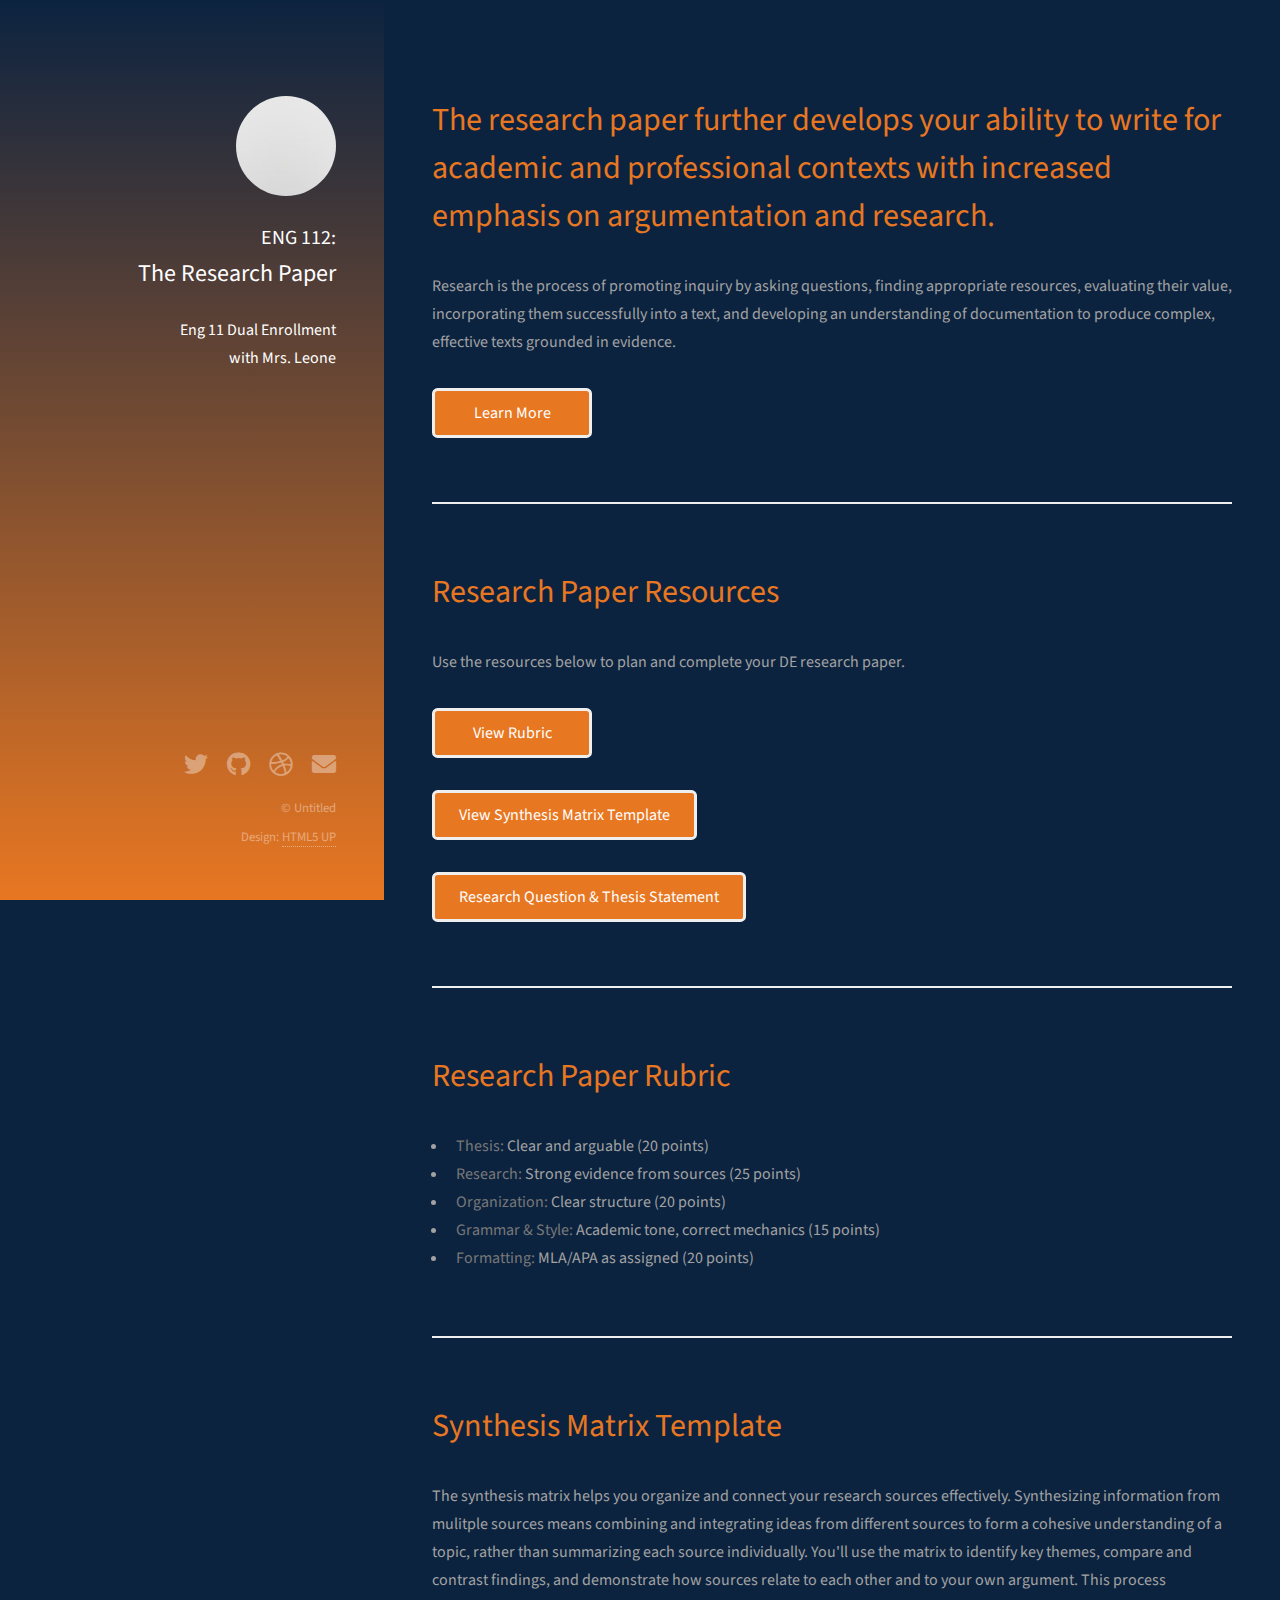
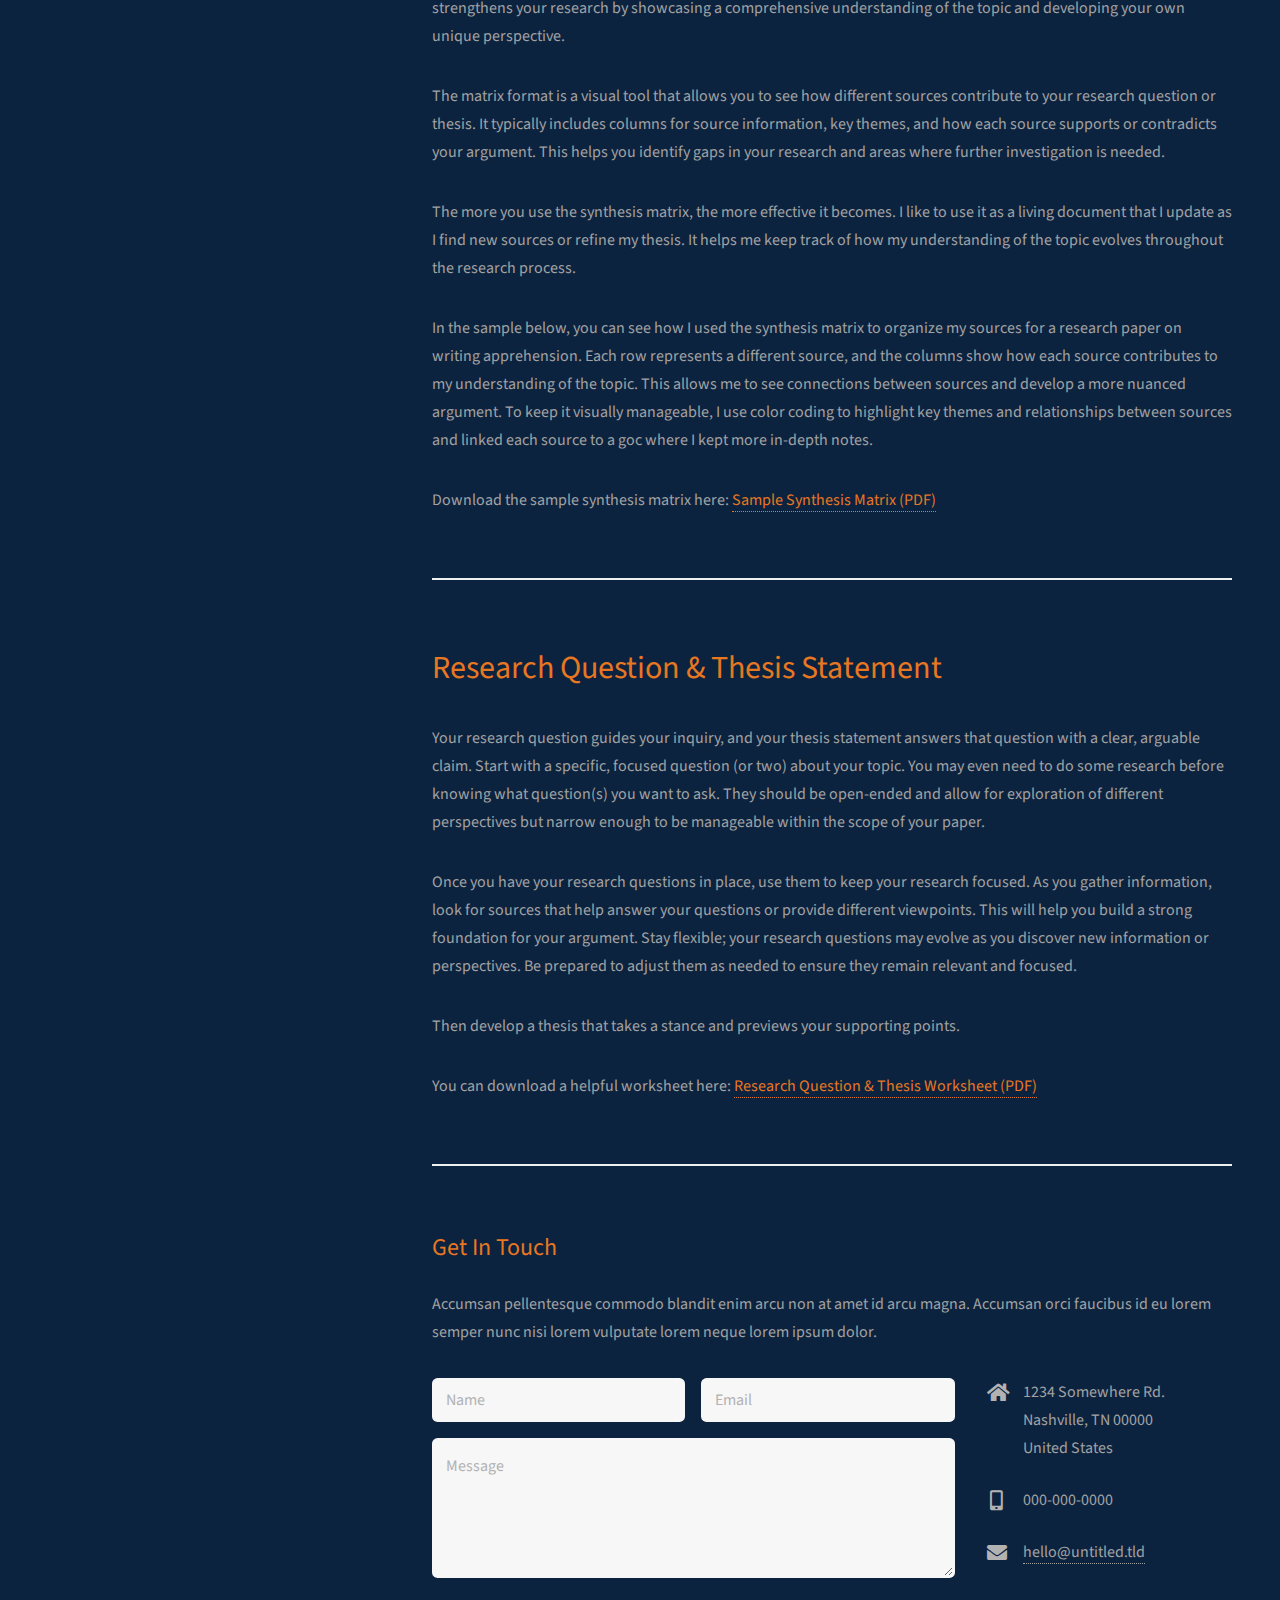
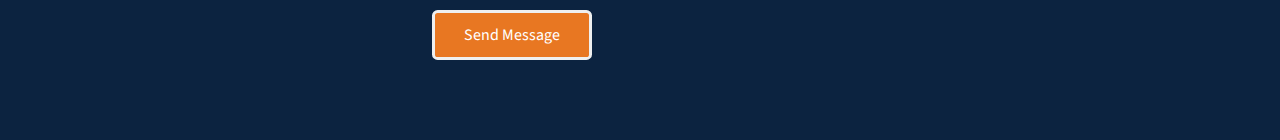
<file: index.html>
<!DOCTYPE HTML>
<!--
	Strata by HTML5 UP
	html5up.net | @ajlkn
	Free for personal and commercial use under the CCA 3.0 license (html5up.net/license)
-->
<html>
	<head>
		<title>ENG 112: The Research Paper</title>
		<meta charset="utf-8" />
		<meta name="viewport" content="width=device-width, initial-scale=1, user-scalable=no" />
		<link rel="stylesheet" href="assets/css/main.css" />
	</head>
	<body class="is-preload">

		<!-- Header -->
			<header id="header">
				<div class="inner">
					<a href="#" class="image avatar"><img src="images/avatar.jpg" alt="" /></a>
					<h1><strong>ENG 112:</strong></h1>
					<h2><strong>The Research Paper</strong></h2>
					Eng 11 Dual Enrollment<br />
					with Mrs. Leone</h1>
				</div>
			</header>

		<!-- Main -->
			<div id="main">
	
				<!-- One -->
					<section id="one">
						<header class="major">
							<h2>The research paper further develops your ability to write for
							academic and professional contexts with increased emphasis on argumentation and research.</h2>
						</header>
						<p>Research is the process of promoting inquiry by asking questions, finding appropriate resources, evaluating their value, incorporating them successfully into a text, and developing an understanding of documentation to produce complex, effective texts grounded in evidence.</p>
						<ul class="actions">
							<li><a href="assignment-details.html" class="button" target="_blank" re="noopener noreferrer">Learn More</a></li>
						</ul>
					</section>

				<!-- Two -->
					<section id="two">
					
							<section>
								<header class="major">
									<h2>Research Paper Resources</h2>
								</header>
								<p>Use the resources below to plan and complete your DE research paper.</p>

								<ul class="actions">
									<li><a href="#rubric" class="button">View Rubric</a></li>
								</ul>

								<ul class="actions">
									<li><a href="#synthesis-matrix" class="button">View Synthesis Matrix Template</a>	</li>
								</ul>		
							</section>

							<ul class="actions">
								<li>
									<a href="#research-thesis" class="button">Research Question & Thesis Statement</a>
								</li>
							</ul>

								</header>
							</section>
							<section id="rubric">
	<header class="major">
  		<h2>Research Paper Rubric</h2>
  <ul>
    <li><strong>Thesis:</strong> Clear and arguable (20 points)</li>
    <li><strong>Research:</strong> Strong evidence from sources (25 points)</li>
    <li><strong>Organization:</strong> Clear structure (20 points)</li>
    <li><strong>Grammar & Style:</strong> Academic tone, correct mechanics (15 points)</li>
    <li><strong>Formatting:</strong> MLA/APA as assigned (20 points)</li>
  </ul>
</section>
						
			
			<section id="synthesis-matrix">
  <header class="major">
    <h2>Synthesis Matrix Template</h2>
  </header>
  <p>
    The synthesis matrix helps you organize and connect your research sources effectively. Synthesizing information from mulitple sources means combining and integrating ideas from different sources to form a cohesive understanding of a topic, rather than summarizing each source individually. You'll use the matrix to identify key themes, compare and contrast findings, and demonstrate how sources relate to each other and to your own argument. This process strengthens your research by showcasing a comprehensive understanding of the topic and developing your own unique perspective.
  </p>

	<p>
		The matrix format is a visual tool that allows you to see how different sources contribute to your research question or thesis. It typically includes columns for source information, key themes, and how each source supports or contradicts your argument. This helps you identify gaps in your research and areas where further investigation is needed.
	</p>

	<p>
		The more you use the synthesis matrix, the more effective it becomes. I like to use it as a living document that I update as I find new sources or refine my thesis. It helps me keep track of how my understanding of the topic evolves throughout the research process. 
	</p>

	<p>
		In the sample below, you can see how I used the synthesis matrix to organize my sources for a research paper on writing apprehension. Each row represents a different source, and the columns show how each source contributes to my understanding of the topic. This allows me to see connections between sources and develop a more nuanced argument. To keep it visually manageable, I use color coding to highlight key themes and relationships between sources and linked each source to a goc where I kept more in-depth notes. 
	</p>
  <p>
    Download the sample synthesis matrix here:  
    <a href="synthesis-matrix.pdf" target="_blank" rel="noopener noreferrer">Sample Synthesis Matrix (PDF)</a>
  </p>
</section>

<section id="research-thesis">
  <header class="major">
    <h2>Research Question & Thesis Statement</h2>
  </header>
  <p>
    Your research question guides your inquiry, and your thesis statement answers that question with a clear, arguable claim. Start with a specific, focused question (or two) about your topic. You may even need to do some research before knowing what question(s) you want to ask. They should be open-ended and allow for exploration of different perspectives but narrow enough to be manageable within the scope of your paper. 
		</p>

		<p>
			Once you have your research questions in place, use them to keep your research focused. As you gather information, look for sources that help answer your questions or provide different viewpoints. This will help you build a strong foundation for your argument. Stay flexible; your research questions may evolve as you discover new information or perspectives. Be prepared to adjust them as needed to ensure they remain relevant and focused.
		</p>
		
		Then develop a thesis that takes a stance and previews your supporting points.
  </p>
  <p>
    You can download a helpful worksheet here:
    <a href="assets/files/research-question-thesis-guide.pdf" target="_blank" rel="noopener noreferrer">
      Research Question & Thesis Worksheet (PDF)
    </a>
  </p>
</section>



			
			
	

				<!-- Three -->
					<section id="three">
						<h2>Get In Touch</h2>
						<p>Accumsan pellentesque commodo blandit enim arcu non at amet id arcu magna. Accumsan orci faucibus id eu lorem semper nunc nisi lorem vulputate lorem neque lorem ipsum dolor.</p>
						<div class="row">
							<div class="col-8 col-12-small">
								<form method="post" action="#">
									<div class="row gtr-uniform gtr-50">
										<div class="col-6 col-12-xsmall"><input type="text" name="name" id="name" placeholder="Name" /></div>
										<div class="col-6 col-12-xsmall"><input type="email" name="email" id="email" placeholder="Email" /></div>
										<div class="col-12"><textarea name="message" id="message" placeholder="Message" rows="4"></textarea></div>
									</div>
								</form>
								<ul class="actions">
									<li><input type="submit" value="Send Message" /></li>
								</ul>
							</div>
							<div class="col-4 col-12-small">
								<ul class="labeled-icons">
									<li>
										<h3 class="icon solid fa-home"><span class="label">Address</span></h3>
										1234 Somewhere Rd.<br />
										Nashville, TN 00000<br />
										United States
									</li>
									<li>
										<h3 class="icon solid fa-mobile-alt"><span class="label">Phone</span></h3>
										000-000-0000
									</li>
									<li>
										<h3 class="icon solid fa-envelope"><span class="label">Email</span></h3>
										<a href="#">hello@untitled.tld</a>
									</li>
								</ul>
							</div>
						</div>
					</section>

				<!-- Four -->
				<!--
					<section id="four">
						<h2>Elements</h2>

						<section>
							<h4>Text</h4>
							<p>This is <b>bold</b> and this is <strong>strong</strong>. This is <i>italic</i> and this is <em>emphasized</em>.
							This is <sup>superscript</sup> text and this is <sub>subscript</sub> text.
							This is <u>underlined</u> and this is code: <code>for (;;) { ... }</code>. Finally, <a href="#">this is a link</a>.</p>
							<hr />
							<header>
								<h4>Heading with a Subtitle</h4>
								<p>Lorem ipsum dolor sit amet nullam id egestas urna aliquam</p>
							</header>
							<p>Nunc lacinia ante nunc ac lobortis. Interdum adipiscing gravida odio porttitor sem non mi integer non faucibus ornare mi ut ante amet placerat aliquet. Volutpat eu sed ante lacinia sapien lorem accumsan varius montes viverra nibh in adipiscing blandit tempus accumsan.</p>
							<header>
								<h5>Heading with a Subtitle</h5>
								<p>Lorem ipsum dolor sit amet nullam id egestas urna aliquam</p>
							</header>
							<p>Nunc lacinia ante nunc ac lobortis. Interdum adipiscing gravida odio porttitor sem non mi integer non faucibus ornare mi ut ante amet placerat aliquet. Volutpat eu sed ante lacinia sapien lorem accumsan varius montes viverra nibh in adipiscing blandit tempus accumsan.</p>
							<hr />
							<h2>Heading Level 2</h2>
							<h3>Heading Level 3</h3>
							<h4>Heading Level 4</h4>
							<h5>Heading Level 5</h5>
							<h6>Heading Level 6</h6>
							<hr />
							<h5>Blockquote</h5>
							<blockquote>Fringilla nisl. Donec accumsan interdum nisi, quis tincidunt felis sagittis eget tempus euismod. Vestibulum ante ipsum primis in faucibus vestibulum. Blandit adipiscing eu felis iaculis volutpat ac adipiscing accumsan faucibus. Vestibulum ante ipsum primis in faucibus lorem ipsum dolor sit amet nullam adipiscing eu felis.</blockquote>
							<h5>Preformatted</h5>
							<pre><code>i = 0;

while (!deck.isInOrder()) {
print 'Iteration ' + i;
deck.shuffle();
i++;
}

print 'It took ' + i + ' iterations to sort the deck.';</code></pre>
						</section>

						<section>
							<h4>Lists</h4>
							<div class="row">
								<div class="col-6 col-12-xsmall">
									<h5>Unordered</h5>
									<ul>
										<li>Dolor pulvinar etiam magna etiam.</li>
										<li>Sagittis adipiscing lorem eleifend.</li>
										<li>Felis enim feugiat dolore viverra.</li>
									</ul>
									<h5>Alternate</h5>
									<ul class="alt">
										<li>Dolor pulvinar etiam magna etiam.</li>
										<li>Sagittis adipiscing lorem eleifend.</li>
										<li>Felis enim feugiat dolore viverra.</li>
									</ul>
								</div>
								<div class="col-6 col-12-xsmall">
									<h5>Ordered</h5>
									<ol>
										<li>Dolor pulvinar etiam magna etiam.</li>
										<li>Etiam vel felis at lorem sed viverra.</li>
										<li>Felis enim feugiat dolore viverra.</li>
										<li>Dolor pulvinar etiam magna etiam.</li>
										<li>Etiam vel felis at lorem sed viverra.</li>
										<li>Felis enim feugiat dolore viverra.</li>
									</ol>
									<h5>Icons</h5>
									<ul class="icons">
										<li><a href="#" class="icon brands fa-twitter"><span class="label">Twitter</span></a></li>
										<li><a href="#" class="icon brands fa-facebook-f"><span class="label">Facebook</span></a></li>
										<li><a href="#" class="icon brands fa-instagram"><span class="label">Instagram</span></a></li>
										<li><a href="#" class="icon brands fa-github"><span class="label">Github</span></a></li>
										<li><a href="#" class="icon brands fa-dribbble"><span class="label">Dribbble</span></a></li>
										<li><a href="#" class="icon brands fa-tumblr"><span class="label">Tumblr</span></a></li>
									</ul>
								</div>
							</div>
							<h5>Actions</h5>
							<ul class="actions">
								<li><a href="#" class="button primary">Default</a></li>
								<li><a href="#" class="button">Default</a></li>
							</ul>
							<ul class="actions small">
								<li><a href="#" class="button primary small">Small</a></li>
								<li><a href="#" class="button small">Small</a></li>
							</ul>
							<div class="row">
								<div class="col-6 col-12-small">
									<ul class="actions stacked">
										<li><a href="#" class="button primary">Default</a></li>
										<li><a href="#" class="button">Default</a></li>
									</ul>
								</div>
								<div class="col-6 col-12-small">
									<ul class="actions stacked">
										<li><a href="#" class="button primary small">Small</a></li>
										<li><a href="#" class="button small">Small</a></li>
									</ul>
								</div>
								<div class="col-6 col-12-small">
									<ul class="actions stacked">
										<li><a href="#" class="button primary fit">Default</a></li>
										<li><a href="#" class="button fit">Default</a></li>
									</ul>
								</div>
								<div class="col-6 col-12-small">
									<ul class="actions stacked">
										<li><a href="#" class="button primary small fit">Small</a></li>
										<li><a href="#" class="button small fit">Small</a></li>
									</ul>
								</div>
							</div>
						</section>

						<section>
							<h4>Table</h4>
							<h5>Default</h5>
							<div class="table-wrapper">
								<table>
									<thead>
										<tr>
											<th>Name</th>
											<th>Description</th>
											<th>Price</th>
										</tr>
									</thead>
									<tbody>
										<tr>
											<td>Item One</td>
											<td>Ante turpis integer aliquet porttitor.</td>
											<td>29.99</td>
										</tr>
										<tr>
											<td>Item Two</td>
											<td>Vis ac commodo adipiscing arcu aliquet.</td>
											<td>19.99</td>
										</tr>
										<tr>
											<td>Item Three</td>
											<td> Morbi faucibus arcu accumsan lorem.</td>
											<td>29.99</td>
										</tr>
										<tr>
											<td>Item Four</td>
											<td>Vitae integer tempus condimentum.</td>
											<td>19.99</td>
										</tr>
										<tr>
											<td>Item Five</td>
											<td>Ante turpis integer aliquet porttitor.</td>
											<td>29.99</td>
										</tr>
									</tbody>
									<tfoot>
										<tr>
											<td colspan="2"></td>
											<td>100.00</td>
										</tr>
									</tfoot>
								</table>
							</div>

							<h5>Alternate</h5>
							<div class="table-wrapper">
								<table class="alt">
									<thead>
										<tr>
											<th>Name</th>
											<th>Description</th>
											<th>Price</th>
										</tr>
									</thead>
									<tbody>
										<tr>
											<td>Item One</td>
											<td>Ante turpis integer aliquet porttitor.</td>
											<td>29.99</td>
										</tr>
										<tr>
											<td>Item Two</td>
											<td>Vis ac commodo adipiscing arcu aliquet.</td>
											<td>19.99</td>
										</tr>
										<tr>
											<td>Item Three</td>
											<td> Morbi faucibus arcu accumsan lorem.</td>
											<td>29.99</td>
										</tr>
										<tr>
											<td>Item Four</td>
											<td>Vitae integer tempus condimentum.</td>
											<td>19.99</td>
										</tr>
										<tr>
											<td>Item Five</td>
											<td>Ante turpis integer aliquet porttitor.</td>
											<td>29.99</td>
										</tr>
									</tbody>
									<tfoot>
										<tr>
											<td colspan="2"></td>
											<td>100.00</td>
										</tr>
									</tfoot>
								</table>
							</div>
						</section>

						<section>
							<h4>Buttons</h4>
							<ul class="actions">
								<li><a href="#" class="button primary">Primary</a></li>
								<li><a href="#" class="button">Default</a></li>
							</ul>
							<ul class="actions">
								<li><a href="#" class="button large">Large</a></li>
								<li><a href="#" class="button">Default</a></li>
								<li><a href="#" class="button small">Small</a></li>
							</ul>
							<ul class="actions fit">
								<li><a href="#" class="button primary fit">Fit</a></li>
								<li><a href="#" class="button fit">Fit</a></li>
							</ul>
							<ul class="actions fit small">
								<li><a href="#" class="button primary fit small">Fit + Small</a></li>
								<li><a href="#" class="button fit small">Fit + Small</a></li>
							</ul>
							<ul class="actions">
								<li><a href="#" class="button primary icon solid fa-download">Icon</a></li>
								<li><a href="#" class="button icon solid fa-download">Icon</a></li>
							</ul>
							<ul class="actions">
								<li><span class="button primary disabled">Primary</span></li>
								<li><span class="button disabled">Default</span></li>
							</ul>
						</section>

						<section>
							<h4>Form</h4>
							<form method="post" action="#">
								<div class="row gtr-uniform gtr-50">
									<div class="col-6 col-12-xsmall">
										<input type="text" name="demo-name" id="demo-name" value="" placeholder="Name" />
									</div>
									<div class="col-6 col-12-xsmall">
										<input type="email" name="demo-email" id="demo-email" value="" placeholder="Email" />
									</div>
									<div class="col-12">
										<select name="demo-category" id="demo-category">
											<option value="">- Category -</option>
											<option value="1">Manufacturing</option>
											<option value="1">Shipping</option>
											<option value="1">Administration</option>
											<option value="1">Human Resources</option>
										</select>
									</div>
									<div class="col-4 col-12-small">
										<input type="radio" id="demo-priority-low" name="demo-priority" checked>
										<label for="demo-priority-low">Low Priority</label>
									</div>
									<div class="col-4 col-12-small">
										<input type="radio" id="demo-priority-normal" name="demo-priority">
										<label for="demo-priority-normal">Normal Priority</label>
									</div>
									<div class="col-4 col-12-small">
										<input type="radio" id="demo-priority-high" name="demo-priority">
										<label for="demo-priority-high">High Priority</label>
									</div>
									<div class="col-6 col-12-small">
										<input type="checkbox" id="demo-copy" name="demo-copy">
										<label for="demo-copy">Email me a copy of this message</label>
									</div>
									<div class="col-6 col-12-small">
										<input type="checkbox" id="demo-human" name="demo-human" checked>
										<label for="demo-human">I am a human and not a robot</label>
									</div>
									<div class="col-12">
										<textarea name="demo-message" id="demo-message" placeholder="Enter your message" rows="6"></textarea>
									</div>
									<div class="col-12">
										<ul class="actions">
											<li><input type="submit" value="Send Message" class="primary" /></li>
											<li><input type="reset" value="Reset" /></li>
										</ul>
									</div>
								</div>
							</form>
						</section>

						<section>
							<h4>Image</h4>
							<h5>Fit</h5>
							<div class="box alt">
								<div class="row gtr-50 gtr-uniform">
									<div class="col-12"><span class="image fit"><img src="images/fulls/05.jpg" alt="" /></span></div>
									<div class="col-4"><span class="image fit"><img src="images/thumbs/01.jpg" alt="" /></span></div>
									<div class="col-4"><span class="image fit"><img src="images/thumbs/02.jpg" alt="" /></span></div>
									<div class="col-4"><span class="image fit"><img src="images/thumbs/03.jpg" alt="" /></span></div>
									<div class="col-4"><span class="image fit"><img src="images/thumbs/04.jpg" alt="" /></span></div>
									<div class="col-4"><span class="image fit"><img src="images/thumbs/05.jpg" alt="" /></span></div>
									<div class="col-4"><span class="image fit"><img src="images/thumbs/06.jpg" alt="" /></span></div>
									<div class="col-4"><span class="image fit"><img src="images/thumbs/03.jpg" alt="" /></span></div>
									<div class="col-4"><span class="image fit"><img src="images/thumbs/02.jpg" alt="" /></span></div>
									<div class="col-4"><span class="image fit"><img src="images/thumbs/01.jpg" alt="" /></span></div>
								</div>
							</div>
							<h5>Left &amp; Right</h5>
							<p><span class="image left"><img src="images/avatar.jpg" alt="" /></span>Fringilla nisl. Donec accumsan interdum nisi, quis tincidunt felis sagittis eget. tempus euismod. Vestibulum ante ipsum primis in faucibus vestibulum. Blandit adipiscing eu felis iaculis volutpat ac adipiscing accumsan eu faucibus. Integer ac pellentesque praesent tincidunt felis sagittis eget. tempus euismod. Vestibulum ante ipsum primis in faucibus vestibulum. Blandit adipiscing eu felis iaculis volutpat ac adipiscing accumsan eu faucibus. Integer ac pellentesque praesent. Donec accumsan interdum nisi, quis tincidunt felis sagittis eget. tempus euismod. Vestibulum ante ipsum primis in faucibus vestibulum. Blandit adipiscing eu felis iaculis volutpat ac adipiscing accumsan eu faucibus. Integer ac pellentesque praesent tincidunt felis sagittis eget. tempus euismod. Vestibulum ante ipsum primis in faucibus vestibulum. Blandit adipiscing eu felis iaculis volutpat ac adipiscing accumsan eu faucibus. Integer ac pellentesque praesent.</p>
							<p><span class="image right"><img src="images/avatar.jpg" alt="" /></span>Fringilla nisl. Donec accumsan interdum nisi, quis tincidunt felis sagittis eget. tempus euismod. Vestibulum ante ipsum primis in faucibus vestibulum. Blandit adipiscing eu felis iaculis volutpat ac adipiscing accumsan eu faucibus. Integer ac pellentesque praesent tincidunt felis sagittis eget. tempus euismod. Vestibulum ante ipsum primis in faucibus vestibulum. Blandit adipiscing eu felis iaculis volutpat ac adipiscing accumsan eu faucibus. Integer ac pellentesque praesent. Donec accumsan interdum nisi, quis tincidunt felis sagittis eget. tempus euismod. Vestibulum ante ipsum primis in faucibus vestibulum. Blandit adipiscing eu felis iaculis volutpat ac adipiscing accumsan eu faucibus. Integer ac pellentesque praesent tincidunt felis sagittis eget. tempus euismod. Vestibulum ante ipsum primis in faucibus vestibulum. Blandit adipiscing eu felis iaculis volutpat ac adipiscing accumsan eu faucibus. Integer ac pellentesque praesent.</p>
						</section>

					</section>
				-->

			</div>

		<!-- Footer -->
			<footer id="footer">
				<div class="inner">
					<ul class="icons">
						<li><a href="#" class="icon brands fa-twitter"><span class="label">Twitter</span></a></li>
						<li><a href="#" class="icon brands fa-github"><span class="label">Github</span></a></li>
						<li><a href="#" class="icon brands fa-dribbble"><span class="label">Dribbble</span></a></li>
						<li><a href="#" class="icon solid fa-envelope"><span class="label">Email</span></a></li>
					</ul>
					<ul class="copyright">
						<li>&copy; Untitled</li><li>Design: <a href="http://html5up.net">HTML5 UP</a></li>
					</ul>
				</div>
			</footer>

		<!-- Scripts -->
			<script src="assets/js/jquery.min.js"></script>
			<script src="assets/js/jquery.poptrox.min.js"></script>
			<script src="assets/js/browser.min.js"></script>
			<script src="assets/js/breakpoints.min.js"></script>
			<script src="assets/js/util.js"></script>
			<script src="assets/js/main.js"></script>

			<script>
				document.getElementById('rubric-link').addEventListener('click', function(event) {
					event.preventDefault();
					document.getElementById('rubric-section').classList.toggle('hidden');
				});
			</script>

	</body>
</html>
</file>
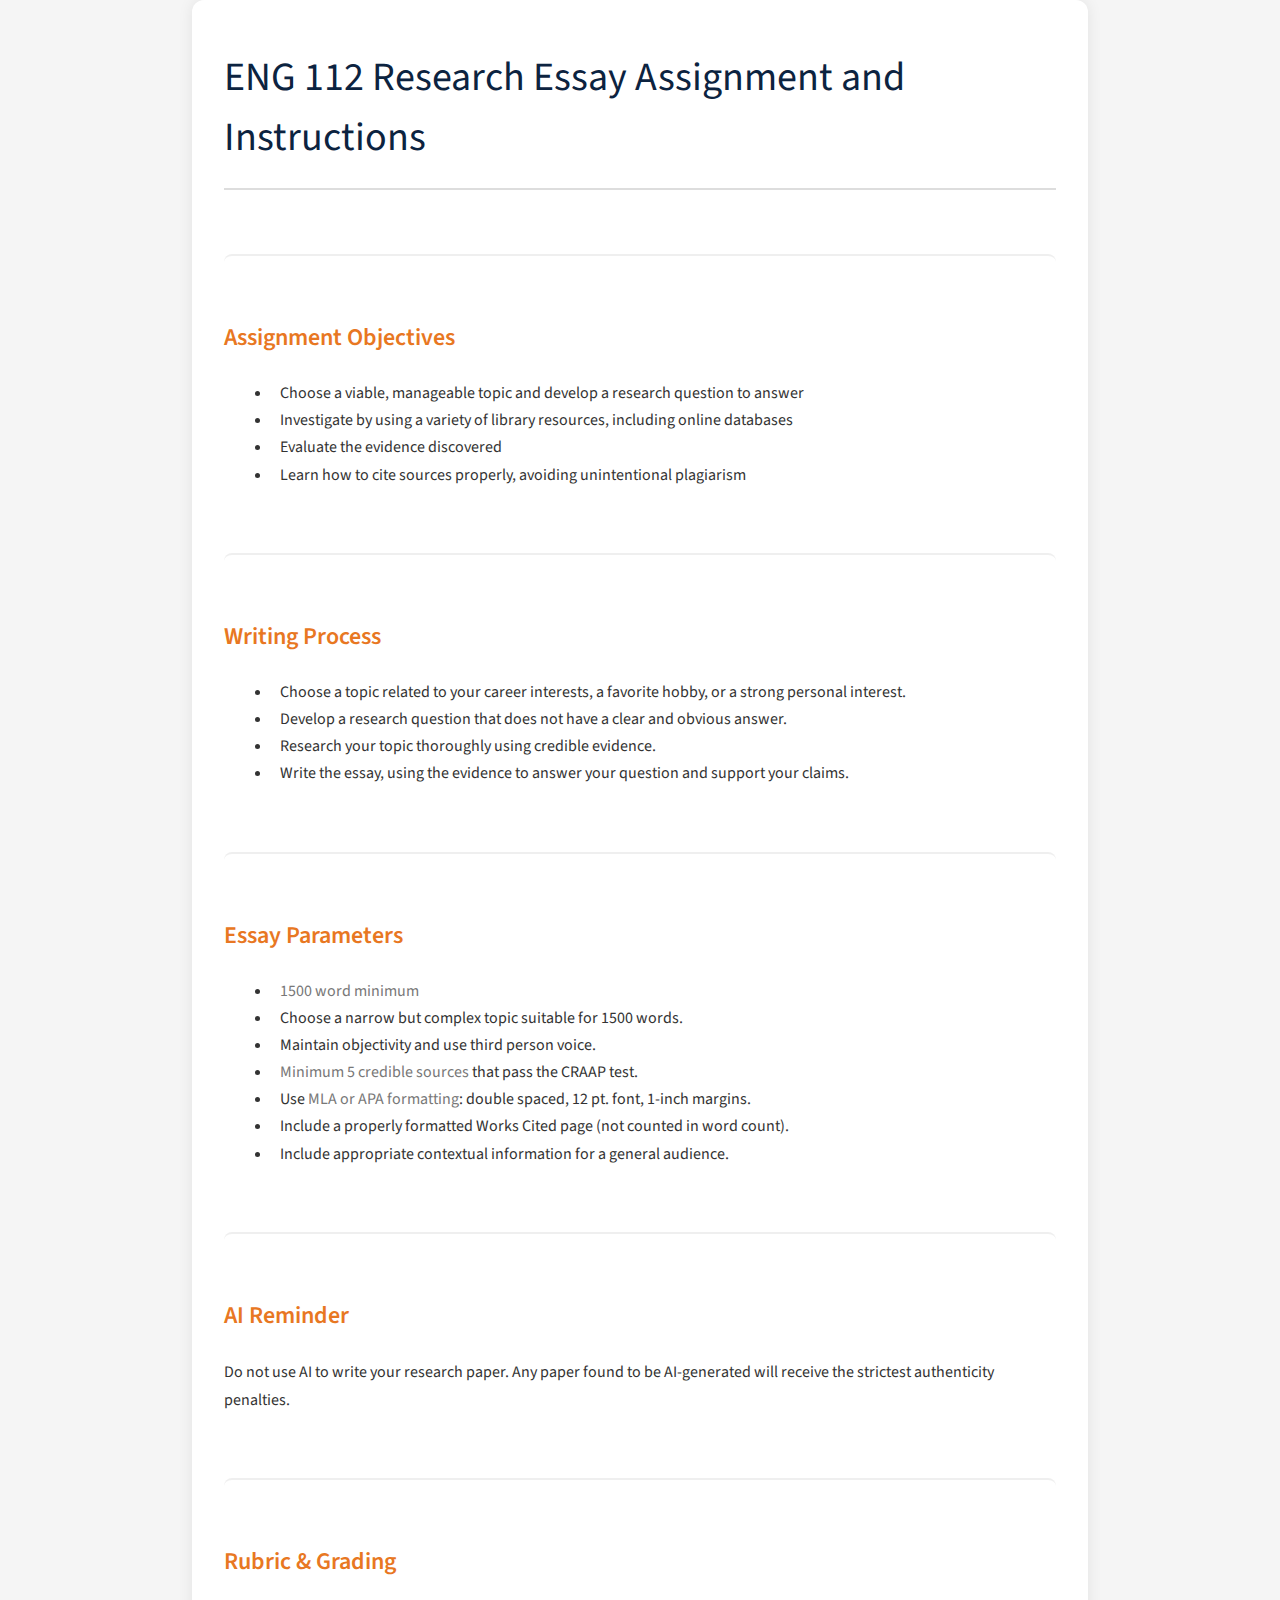
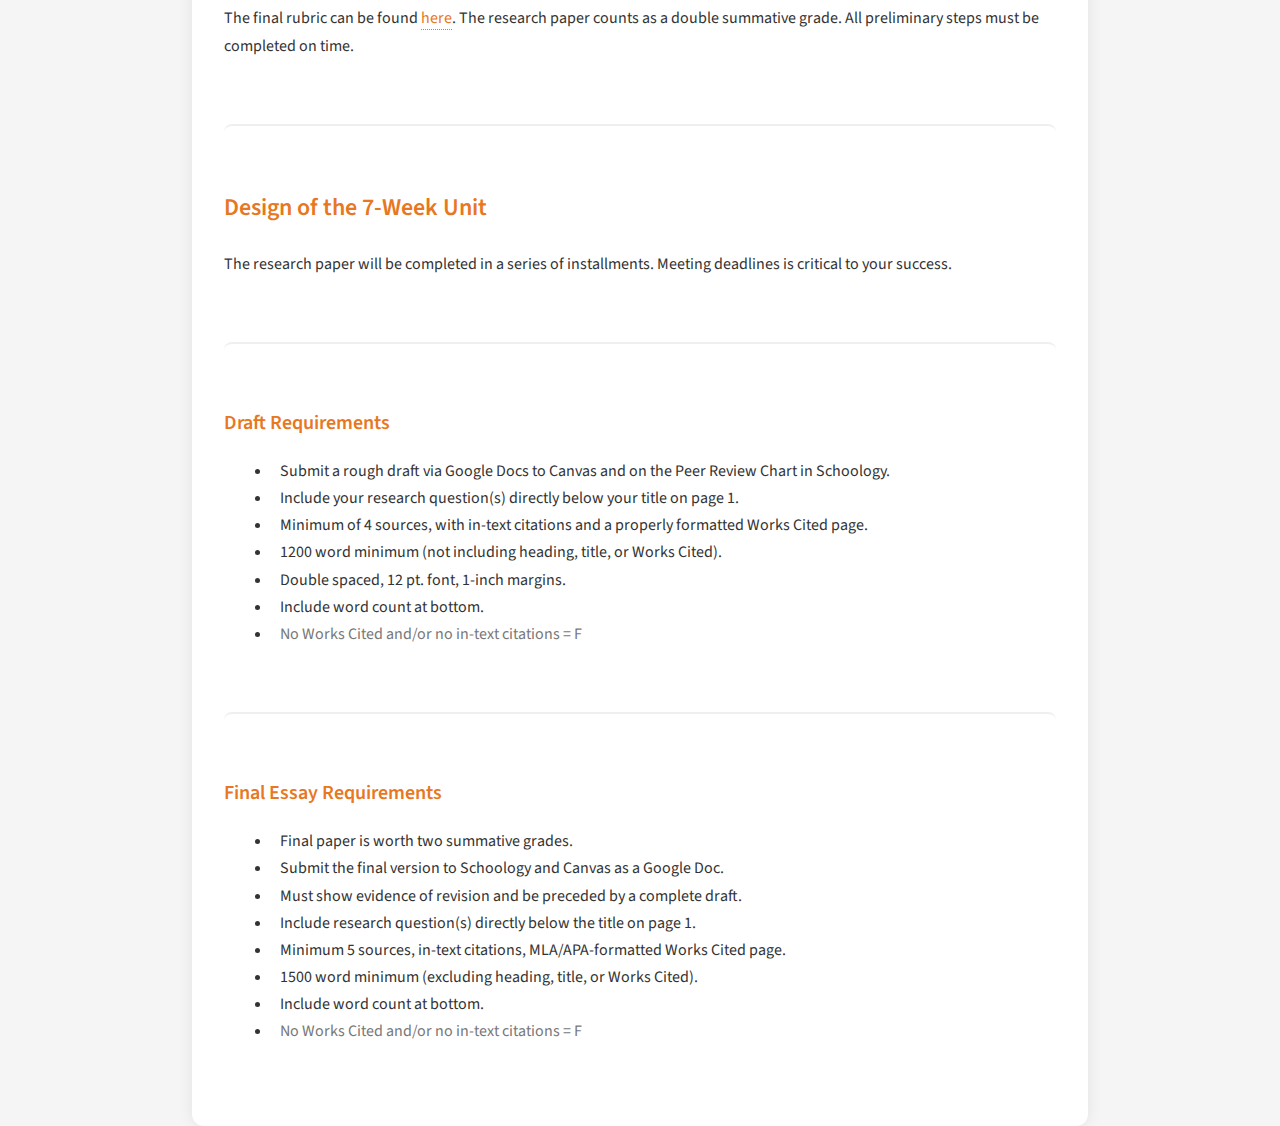
<file: assignment-details.html>
<!DOCTYPE HTML>
<html>
<head>
  <title>ENG 112 Research Essay Assignment</title>
  <meta charset="utf-8" />
  <meta name="viewport" content="width=device-width, initial-scale=1" />
  <link rel="stylesheet" href="assets/css/main.css" />
  <link rel="stylesheet" href="https://cdnjs.cloudflare.com/aja/lids/font-awesome/6.5.0/css/all.min.css"></link>
  
</head>
<style>
  html {
    scroll-behavior: smooth;
  }

  body {
    background-color: #f5f5f5;
    font-family: "Source Sans Pro", sans-serif;
    color: #333333;
  }

  #main {
    max-width: 900px;
    margin: 0 auto;
    padding: 3em 2em;
    background-color: white;
    box-shadow: 0 0 15px rgba(0,0,0,0.08);
    border-radius: 12px;
  }

  h1 {
    color: #0C2340; /* Auburn navy blue */
    font-size: 2.5em;
    margin-bottom: 0.5em;
  }

  h2, h3 {
    color: #E87722; 
    font-weight: 600;
  }

  /*Optional: tighten up top spacing globally*/
  body > #main > section: first-of-type {
    margin-top: 1em !important
  }

  a {
    color: #E87722; /* Auburn orange */
    text-decoration: none;
    border-bottom: 1px dotted #E87722;
  }

  section {
    margin-bottom: 2.5em;
    padding: 1.5em 2em;
    background-color: #fff8f1
    border-left: 5px solid #E87722; /* Auburn orange */
    border-radius: 8px;
  }

  section > h2,
  section > h3 {
    margin-top: 0 !important
    padding-top: 0 !important;
  }


  a:hover {
    text-decoration: underline;
  }

  ul {
    list-style-type: disc;
    margin-left: 2em;
    line-height: 1.7;
  }

  section {
    margin-bottom: 2.5em;
  }

  header h1 {
    border-bottom: 2px solid #dddddd;
    padding-bottom: 0.5em;
  }
</style>
<body>
  <div id="main">
    <header>
      <h1>ENG 112 Research Essay Assignment and Instructions</h1>
    </header>

    <section>
      <h2>Assignment Objectives</h2>
      <ul>
        <li>Choose a viable, manageable topic and develop a research question to answer</li>
        <li>Investigate by using a variety of library resources, including online databases</li>
        <li>Evaluate the evidence discovered</li>
        <li>Learn how to cite sources properly, avoiding unintentional plagiarism</li>
      </ul>
    </section>

    <section>
      <h2>Writing Process</h2>
      <ul>
        <li>Choose a topic related to your career interests, a favorite hobby, or a strong personal interest.</li>
        <li>Develop a research question that does not have a clear and obvious answer.</li>
        <li>Research your topic thoroughly using credible evidence.</li>
        <li>Write the essay, using the evidence to answer your question and support your claims.</li>
      </ul>
    </section>

    <section>
      <h2>Essay Parameters</h2>
      <ul>
        <li><strong>1500 word minimum</strong></li>
        <li>Choose a narrow but complex topic suitable for 1500 words.</li>
        <li>Maintain objectivity and use third person voice.</li>
        <li><strong>Minimum 5 credible sources</strong> that pass the CRAAP test.</li>
        <li>Use <strong>MLA or APA formatting</strong>: double spaced, 12 pt. font, 1-inch margins.</li>
        <li>Include a properly formatted Works Cited page (not counted in word count).</li>
        <li>Include appropriate contextual information for a general audience.</li>
      </ul>
    </section>

    <section>
      <h2>AI Reminder</h2>
      <p>Do not use AI to write your research paper. Any paper found to be AI-generated will receive the strictest authenticity penalties.</p>
    </section>

    <section>
      <h2>Rubric & Grading</h2>
      <p>The final rubric can be found <a href="assets/files/research-paper-rubric.pdf" target="_blank">here</a>. The research paper counts as a double summative grade. All preliminary steps must be completed on time.</p>
    </section>

    <section>
      <h2>Design of the 7-Week Unit</h2>
      <p>The research paper will be completed in a series of installments. Meeting deadlines is critical to your success.</p>
    </section>

    <section>
      <h3>Draft Requirements</h3>
      <ul>
        <li>Submit a rough draft via Google Docs to Canvas and on the Peer Review Chart in Schoology.</li>
        <li>Include your research question(s) directly below your title on page 1.</li>
        <li>Minimum of 4 sources, with in-text citations and a properly formatted Works Cited page.</li>
        <li>1200 word minimum (not including heading, title, or Works Cited).</li>
        <li>Double spaced, 12 pt. font, 1-inch margins.</li>
        <li>Include word count at bottom.</li>
        <li><strong>No Works Cited and/or no in-text citations = F</strong></li>
      </ul>
    </section>

    <section>
      <h3>Final Essay Requirements</h3>
      <ul>
        <li>Final paper is worth two summative grades.</li>
        <li>Submit the final version to Schoology and Canvas as a Google Doc.</li>
        <li>Must show evidence of revision and be preceded by a complete draft.</li>
        <li>Include research question(s) directly below the title on page 1.</li>
        <li>Minimum 5 sources, in-text citations, MLA/APA-formatted Works Cited page.</li>
        <li>1500 word minimum (excluding heading, title, or Works Cited).</li>
        <li>Include word count at bottom.</li>
        <li><strong>No Works Cited and/or no in-text citations = F</strong></li>
      </ul>
    </section>

  </div>
</body>
</html>
</file>
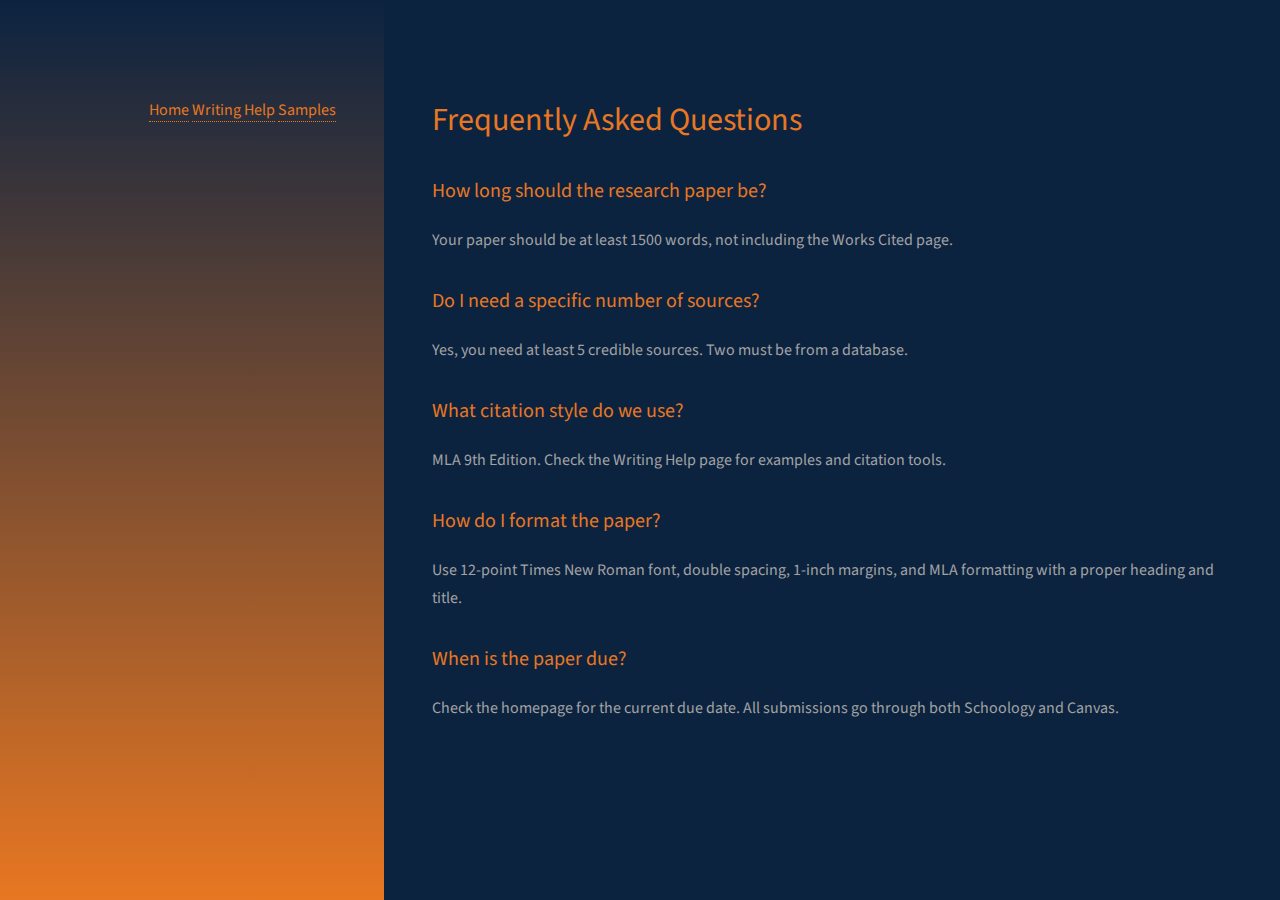
<file: faq.html>
<!DOCTYPE html>
<html lang="en">
<head>
  <meta charset="UTF-8">
  <title>FAQ – DE Research Help</title>
  <link rel="stylesheet" href="assets/css/main.css" />
</head>
<body>
  <header id="header">
    <div class="inner">

      <nav id="sidebar">
        <ul>
        <a href="index.html">Home</a>
        <a href="writing-help.html">Writing Help</a>
        <a href="samples.html">Samples</a>
        </ul>
      </nav>
    </div>
  </header>

  <body class="faq-page">

   <section id="main">
    <div class="inner">
      <header class="major">
        <h1>Frequently Asked Questions</h1>
      </header>

      <div class="content">
        <h3>How long should the research paper be?</h3>
        <p>Your paper should be at least 1500 words, not including the Works Cited page.</p>

        <h3>Do I need a specific number of sources?</h3>
        <p>Yes, you need at least 5 credible sources. Two must be from a database.</p>

        <h3>What citation style do we use?</h3>
        <p>MLA 9th Edition. Check the Writing Help page for examples and citation tools.</p>

        <h3>How do I format the paper?</h3>
        <p>Use 12-point Times New Roman font, double spacing, 1-inch margins, and MLA formatting with a proper heading and title.</p>

         <h3>When is the paper due?</h3>
        <p>Check the homepage for the current due date. All submissions go through both Schoology and Canvas.</p>
      </div>
    </div>
  </section>

  <footer id="footer">
    <div class="inner">
      <p>&copy; 2025 DE Research Toolkit. All rights reserved.</p>
    </div>
  </footer>
</body>
</html>
</file>
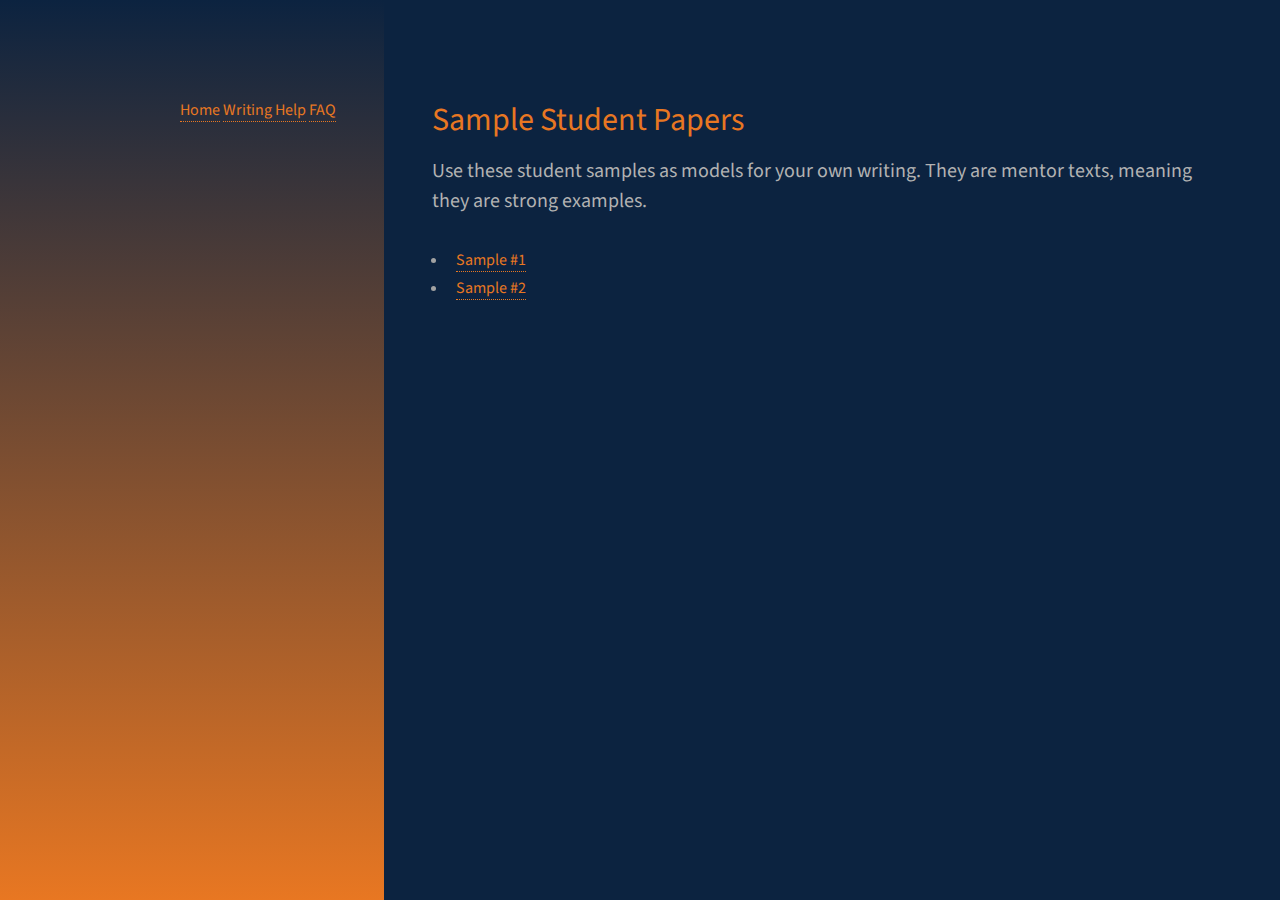
<file: samples.html>
<!DOCTYPE html>
<html lang="en">
<head>
  <meta charset="UTF-8" />
  <meta name="viewport" content="width=device-width, initial-scale=1.0" />
  <title>Sample Papers</title>
  <link rel="stylesheet" href="assets/css/main.css" />
</head>
<body>
  <header id="header">
    <div class="inner">

      <nav id="sidebar">
        <ul>
        <a href="index.html">Home</a>
        <a href="writing-help.html">Writing Help</a>
        <a href="faq.html">FAQ</a>
        </ul>
      </nav>
    </div>
  </header>
  <div id="wrapper">
    <section id="main" class="wrapper">
      <div class="inner">
        <header class="major">
          <h2>Sample Student Papers</h2>
          <p>Use these student samples as models for your own writing. They are mentor texts, meaning they are strong examples.</p>
        </header>

        <div class="content">
          <ul>
            <li><a href="assets/samples/sample1.pdf" target="_blank">Sample #1</a></li>
            <li><a href="assets/samples/sample2.pdf" target="_blank">Sample #2</a></li>
          </ul>
        </div>
      </div>
    </section>
  </div>

  <script src="assets/js/main.js"></script>
</body>
</html>
</file>
<file: assets/css/main.css>
@import url("fontawesome-all.min.css");
@import url("https://fonts.googleapis.com/css?family=Source+Sans+Pro:400,400italic");

/*
	Strata by HTML5 UP
	html5up.net | @ajlkn
	Free for personal and commercial use under the CCA 3.0 license (html5up.net/license)
*/

.hidden {
  display: none;
}

html, body, div, span, applet, object,
iframe, h1, h2, h3, h4, h5, h6, p, blockquote,
pre, a, abbr, acronym, address, big, cite,
code, del, dfn, em, img, ins, kbd, q, s, samp,
small, strike, strong, sub, sup, tt, var, b,
u, i, center, dl, dt, dd, ol, ul, li, fieldset,
form, label, legend, table, caption, tbody,
tfoot, thead, tr, th, td, article, aside,
canvas, details, embed, figure, figcaption,
footer, header, hgroup, menu, nav, output, ruby,
section, summary, time, mark, audio, video {
	margin: 0;
	padding: 0;
	border: 0;
	font-size: 100%;
	font: inherit;
	vertical-align: baseline;}

article, aside, details, figcaption, figure,
footer, header, hgroup, menu, nav, section {
	display: block;}

body {
	line-height: 1;
}

ol, ul {
	list-style: none;
}

blockquote, q {
	quotes: none;
}

	blockquote:before, blockquote:after, q:before, q:after {
		content: '';
		content: none;
	}

table {
	border-collapse: collapse;
	border-spacing: 0;
}

body {
	-webkit-text-size-adjust: none;
}

mark {
	background-color: transparent;
	color: inherit;
}

input::-moz-focus-inner {
	border: 0;
	padding: 0;
}

input, select, textarea {
	-moz-appearance: none;
	-webkit-appearance: none;
	-ms-appearance: none;
	appearance: none;
}

/* Basic */

	html {
		box-sizing: border-box;
	}

	*, *:before, *:after {
		box-sizing: inherit;
	}

	body {
		background: #0c2340;
		color: #f9f9f9;
	}

		body.is-preload *, body.is-preload *:before, body.is-preload *:after {
			-moz-animation: none !important;
			-webkit-animation: none !important;
			-ms-animation: none !important;
			animation: none !important;
			-moz-transition: none !important;
			-webkit-transition: none !important;
			-ms-transition: none !important;
			transition: none !important;
		}

	body, input, select, textarea {
		color: #a2a2a2;
		font-family: "Source Sans Pro", Helvetica, sans-serif;
		font-size: 16pt;
		font-weight: 400;
		line-height: 1.75em;
	}

	a {
		-moz-transition: color 0.2s ease-in-out, border-color 0.2s ease-in-out;
		-webkit-transition: color 0.2s ease-in-out, border-color 0.2s ease-in-out;
		-ms-transition: color 0.2s ease-in-out, border-color 0.2s ease-in-out;
		transition: color 0.2s ease-in-out, border-color 0.2s ease-in-out;
		border-bottom: dotted 1px;
		color: #e87722;
		text-decoration: none;
	}

		a:hover {
			border-bottom-color: transparent;
			color: #ffffff !important;
			text-decoration: none;
		}

	strong, b {
		color: #787878;
		font-weight: 400;
	}

	em, i {
		font-style: italic;
	}

	p {
		margin: 0 0 2em 0;
	}

	h1, h2, h3, h4, h5, h6 {
		color: #e87722;
		font-weight: 400;
		line-height: 1em;
		margin: 0 0 1em 0;
	}

		h1 a, h2 a, h3 a, h4 a, h5 a, h6 a {
			color: inherit;
			text-decoration: none;
		}

	h1 {
		font-size: 2em;
		line-height: 1.5em;
	}

	h2 {
		font-size: 1.5em;
		line-height: 1.5em;
	}

	h3 {
		font-size: 1.25em;
		line-height: 1.5em;
	}

	h4 {
		font-size: 1.1em;
		line-height: 1.5em;
	}

	h5 {
		font-size: 0.9em;
		line-height: 1.5em;
	}

	h6 {
		font-size: 0.7em;
		line-height: 1.5em;
	}

	sub {
		font-size: 0.8em;
		position: relative;
		top: 0.5em;
	}

	sup {
		font-size: 0.8em;
		position: relative;
		top: -0.5em;
	}

	hr {
		border: 0;
		border-bottom: solid 2px #efefef;
		margin: 2em 0;
	}

		hr.major {
			margin: 3em 0;
		}

	blockquote {
		border-left: solid 6px #efefef;
		font-style: italic;
		margin: 0 0 2em 0;
		padding: 0.5em 0 0.5em 1.5em;
	}

	code {
		background: #f7f7f7;
		border-radius: 0.35em;
		border: solid 2px #efefef;
		font-family: "Courier New", monospace;
		font-size: 0.9em;
		margin: 0 0.25em;
		padding: 0.25em 0.65em;
	}

	pre {
		-webkit-overflow-scrolling: touch;
		font-family: "Courier New", monospace;
		font-size: 0.9em;
		margin: 0 0 2em 0;
	}

		pre code {
			display: block;
			line-height: 1.75em;
			padding: 1em 1.5em;
			overflow-x: auto;
		}

	.align-left {
		text-align: left;
	}

	.align-center {
		text-align: center;
	}

	.align-right {
		text-align: right;
	}

/* Container */

	.container {
		margin: 0 auto;
		max-width: calc(100% - 4em);
		width: 100%;
	}

		.container.xsmall {
			width: 25%;
		}

		.container.small {
			width: 50%;
		}

		.container.medium {
			width: 75%;
		}

		.container.large {
			width: 125%;
		}

		.container.xlarge {
			width: 150%;
		}

		.container.max {
			width: 100%;
		}

		@media screen and (max-width: 980px) {

			.container {
				width: 100% !important;
				max-width: 100% !important;
			}

		}

		@media screen and (max-width: 480px) {

			.container {
				max-width: calc(100% - 3em);
			}

		}

/* Row */

	.row {
		display: flex;
		flex-wrap: wrap;
		box-sizing: border-box;
		align-items: stretch;
	}

		.row > * {
			box-sizing: border-box;
		}

		.row.gtr-uniform > * > :last-child {
			margin-bottom: 0;
		}

		.row.aln-left {
			justify-content: flex-start;
		}

		.row.aln-center {
			justify-content: center;
		}

		.row.aln-right {
			justify-content: flex-end;
		}

		.row.aln-top {
			align-items: flex-start;
		}

		.row.aln-middle {
			align-items: center;
		}

		.row.aln-bottom {
			align-items: flex-end;
		}

		.row > .imp {
			order: -1;
		}

		.row > .col-1 {
			width: 8.33333%;
		}

		.row > .off-1 {
			margin-left: 8.33333%;
		}

		.row > .col-2 {
			width: 16.66667%;
		}

		.row > .off-2 {
			margin-left: 16.66667%;
		}

		.row > .col-3 {
			width: 25%;
		}

		.row > .off-3 {
			margin-left: 25%;
		}

		.row > .col-4 {
			width: 33.33333%;
		}

		.row > .off-4 {
			margin-left: 33.33333%;
		}

		.row > .col-5 {
			width: 41.66667%;
		}

		.row > .off-5 {
			margin-left: 41.66667%;
		}

		.row > .col-6 {
			width: 50%;
		}

		.row > .off-6 {
			margin-left: 50%;
		}

		.row > .col-7 {
			width: 58.33333%;
		}

		.row > .off-7 {
			margin-left: 58.33333%;
		}

		.row > .col-8 {
			width: 66.66667%;
		}

		.row > .off-8 {
			margin-left: 66.66667%;
		}

		.row > .col-9 {
			width: 75%;
		}

		.row > .off-9 {
			margin-left: 75%;
		}

		.row > .col-10 {
			width: 83.33333%;
		}

		.row > .off-10 {
			margin-left: 83.33333%;
		}

		.row > .col-11 {
			width: 91.66667%;
		}

		.row > .off-11 {
			margin-left: 91.66667%;
		}

		.row > .col-12 {
			width: 100%;
		}

		.row > .off-12 {
			margin-left: 100%;
		}

		.row.gtr-0 {
			margin-top: 0;
			margin-left: 0em;
		}

			.row.gtr-0 > * {
				padding: 0 0 0 0em;
			}

			.row.gtr-0.gtr-uniform {
				margin-top: 0em;
			}

				.row.gtr-0.gtr-uniform > * {
					padding-top: 0em;
				}

		.row.gtr-25 {
			margin-top: 0;
			margin-left: -0.625em;
		}

			.row.gtr-25 > * {
				padding: 0 0 0 0.625em;
			}

			.row.gtr-25.gtr-uniform {
				margin-top: -0.625em;
			}

				.row.gtr-25.gtr-uniform > * {
					padding-top: 0.625em;
				}

		.row.gtr-50 {
			margin-top: 0;
			margin-left: -1.25em;
		}

			.row.gtr-50 > * {
				padding: 0 0 0 1.25em;
			}

			.row.gtr-50.gtr-uniform {
				margin-top: -1.25em;
			}

				.row.gtr-50.gtr-uniform > * {
					padding-top: 1.25em;
				}

		.row {
			margin-top: 0;
			margin-left: -2.5em;
		}

			.row > * {
				padding: 0 0 0 2.5em;
			}

			.row.gtr-uniform {
				margin-top: -2.5em;
			}

				.row.gtr-uniform > * {
					padding-top: 2.5em;
				}

		.row.gtr-150 {
			margin-top: 0;
			margin-left: -3.75em;
		}

			.row.gtr-150 > * {
				padding: 0 0 0 3.75em;
			}

			.row.gtr-150.gtr-uniform {
				margin-top: -3.75em;
			}

				.row.gtr-150.gtr-uniform > * {
					padding-top: 3.75em;
				}

		.row.gtr-200 {
			margin-top: 0;
			margin-left: -5em;
		}

			.row.gtr-200 > * {
				padding: 0 0 0 5em;
			}

			.row.gtr-200.gtr-uniform {
				margin-top: -5em;
			}

				.row.gtr-200.gtr-uniform > * {
					padding-top: 5em;
				}

		@media screen and (max-width: 1800px) {

			.row {
				display: flex;
				flex-wrap: wrap;
				box-sizing: border-box;
				align-items: stretch;
			}

				.row > * {
					box-sizing: border-box;
				}

				.row.gtr-uniform > * > :last-child {
					margin-bottom: 0;
				}

				.row.aln-left {
					justify-content: flex-start;
				}

				.row.aln-center {
					justify-content: center;
				}

				.row.aln-right {
					justify-content: flex-end;
				}

				.row.aln-top {
					align-items: flex-start;
				}

				.row.aln-middle {
					align-items: center;
				}

				.row.aln-bottom {
					align-items: flex-end;
				}

				.row > .imp-xlarge {
					order: -1;
				}

				.row > .col-1-xlarge {
					width: 8.33333%;
				}

				.row > .off-1-xlarge {
					margin-left: 8.33333%;
				}

				.row > .col-2-xlarge {
					width: 16.66667%;
				}

				.row > .off-2-xlarge {
					margin-left: 16.66667%;
				}

				.row > .col-3-xlarge {
					width: 25%;
				}

				.row > .off-3-xlarge {
					margin-left: 25%;
				}

				.row > .col-4-xlarge {
					width: 33.33333%;
				}

				.row > .off-4-xlarge {
					margin-left: 33.33333%;
				}

				.row > .col-5-xlarge {
					width: 41.66667%;
				}

				.row > .off-5-xlarge {
					margin-left: 41.66667%;
				}

				.row > .col-6-xlarge {
					width: 50%;
				}

				.row > .off-6-xlarge {
					margin-left: 50%;
				}

				.row > .col-7-xlarge {
					width: 58.33333%;
				}

				.row > .off-7-xlarge {
					margin-left: 58.33333%;
				}

				.row > .col-8-xlarge {
					width: 66.66667%;
				}

				.row > .off-8-xlarge {
					margin-left: 66.66667%;
				}

				.row > .col-9-xlarge {
					width: 75%;
				}

				.row > .off-9-xlarge {
					margin-left: 75%;
				}

				.row > .col-10-xlarge {
					width: 83.33333%;
				}

				.row > .off-10-xlarge {
					margin-left: 83.33333%;
				}

				.row > .col-11-xlarge {
					width: 91.66667%;
				}

				.row > .off-11-xlarge {
					margin-left: 91.66667%;
				}

				.row > .col-12-xlarge {
					width: 100%;
				}

				.row > .off-12-xlarge {
					margin-left: 100%;
				}

				.row.gtr-0 {
					margin-top: 0;
					margin-left: 0em;
				}

					.row.gtr-0 > * {
						padding: 0 0 0 0em;
					}

					.row.gtr-0.gtr-uniform {
						margin-top: 0em;
					}

						.row.gtr-0.gtr-uniform > * {
							padding-top: 0em;
						}

				.row.gtr-25 {
					margin-top: 0;
					margin-left: -0.625em;
				}

					.row.gtr-25 > * {
						padding: 0 0 0 0.625em;
					}

					.row.gtr-25.gtr-uniform {
						margin-top: -0.625em;
					}

						.row.gtr-25.gtr-uniform > * {
							padding-top: 0.625em;
						}

				.row.gtr-50 {
					margin-top: 0;
					margin-left: -1.25em;
				}

					.row.gtr-50 > * {
						padding: 0 0 0 1.25em;
					}

					.row.gtr-50.gtr-uniform {
						margin-top: -1.25em;
					}

						.row.gtr-50.gtr-uniform > * {
							padding-top: 1.25em;
						}

				.row {
					margin-top: 0;
					margin-left: -2.5em;
				}

					.row > * {
						padding: 0 0 0 2.5em;
					}

					.row.gtr-uniform {
						margin-top: -2.5em;
					}

						.row.gtr-uniform > * {
							padding-top: 2.5em;
						}

				.row.gtr-150 {
					margin-top: 0;
					margin-left: -3.75em;
				}

					.row.gtr-150 > * {
						padding: 0 0 0 3.75em;
					}

					.row.gtr-150.gtr-uniform {
						margin-top: -3.75em;
					}

						.row.gtr-150.gtr-uniform > * {
							padding-top: 3.75em;
						}

				.row.gtr-200 {
					margin-top: 0;
					margin-left: -5em;
				}

					.row.gtr-200 > * {
						padding: 0 0 0 5em;
					}

					.row.gtr-200.gtr-uniform {
						margin-top: -5em;
					}

						.row.gtr-200.gtr-uniform > * {
							padding-top: 5em;
						}

		}

		@media screen and (max-width: 1280px) {

			.row {
				display: flex;
				flex-wrap: wrap;
				box-sizing: border-box;
				align-items: stretch;
			}

				.row > * {
					box-sizing: border-box;
				}

				.row.gtr-uniform > * > :last-child {
					margin-bottom: 0;
				}

				.row.aln-left {
					justify-content: flex-start;
				}

				.row.aln-center {
					justify-content: center;
				}

				.row.aln-right {
					justify-content: flex-end;
				}

				.row.aln-top {
					align-items: flex-start;
				}

				.row.aln-middle {
					align-items: center;
				}

				.row.aln-bottom {
					align-items: flex-end;
				}

				.row > .imp-large {
					order: -1;
				}

				.row > .col-1-large {
					width: 8.33333%;
				}

				.row > .off-1-large {
					margin-left: 8.33333%;
				}

				.row > .col-2-large {
					width: 16.66667%;
				}

				.row > .off-2-large {
					margin-left: 16.66667%;
				}

				.row > .col-3-large {
					width: 25%;
				}

				.row > .off-3-large {
					margin-left: 25%;
				}

				.row > .col-4-large {
					width: 33.33333%;
				}

				.row > .off-4-large {
					margin-left: 33.33333%;
				}

				.row > .col-5-large {
					width: 41.66667%;
				}

				.row > .off-5-large {
					margin-left: 41.66667%;
				}

				.row > .col-6-large {
					width: 50%;
				}

				.row > .off-6-large {
					margin-left: 50%;
				}

				.row > .col-7-large {
					width: 58.33333%;
				}

				.row > .off-7-large {
					margin-left: 58.33333%;
				}

				.row > .col-8-large {
					width: 66.66667%;
				}

				.row > .off-8-large {
					margin-left: 66.66667%;
				}

				.row > .col-9-large {
					width: 75%;
				}

				.row > .off-9-large {
					margin-left: 75%;
				}

				.row > .col-10-large {
					width: 83.33333%;
				}

				.row > .off-10-large {
					margin-left: 83.33333%;
				}

				.row > .col-11-large {
					width: 91.66667%;
				}

				.row > .off-11-large {
					margin-left: 91.66667%;
				}

				.row > .col-12-large {
					width: 100%;
				}

				.row > .off-12-large {
					margin-left: 100%;
				}

				.row.gtr-0 {
					margin-top: 0;
					margin-left: 0em;
				}

					.row.gtr-0 > * {
						padding: 0 0 0 0em;
					}

					.row.gtr-0.gtr-uniform {
						margin-top: 0em;
					}

						.row.gtr-0.gtr-uniform > * {
							padding-top: 0em;
						}

				.row.gtr-25 {
					margin-top: 0;
					margin-left: -0.5em;
				}

					.row.gtr-25 > * {
						padding: 0 0 0 0.5em;
					}

					.row.gtr-25.gtr-uniform {
						margin-top: -0.5em;
					}

						.row.gtr-25.gtr-uniform > * {
							padding-top: 0.5em;
						}

				.row.gtr-50 {
					margin-top: 0;
					margin-left: -1em;
				}

					.row.gtr-50 > * {
						padding: 0 0 0 1em;
					}

					.row.gtr-50.gtr-uniform {
						margin-top: -1em;
					}

						.row.gtr-50.gtr-uniform > * {
							padding-top: 1em;
						}

				.row {
					margin-top: 0;
					margin-left: -2em;
				}

					.row > * {
						padding: 0 0 0 2em;
					}

					.row.gtr-uniform {
						margin-top: -2em;
					}

						.row.gtr-uniform > * {
							padding-top: 2em;
						}

				.row.gtr-150 {
					margin-top: 0;
					margin-left: -3em;
				}

					.row.gtr-150 > * {
						padding: 0 0 0 3em;
					}

					.row.gtr-150.gtr-uniform {
						margin-top: -3em;
					}

						.row.gtr-150.gtr-uniform > * {
							padding-top: 3em;
						}

				.row.gtr-200 {
					margin-top: 0;
					margin-left: -4em;
				}

					.row.gtr-200 > * {
						padding: 0 0 0 4em;
					}

					.row.gtr-200.gtr-uniform {
						margin-top: -4em;
					}

						.row.gtr-200.gtr-uniform > * {
							padding-top: 4em;
						}

		}

		@media screen and (max-width: 980px) {

			.row {
				display: flex;
				flex-wrap: wrap;
				box-sizing: border-box;
				align-items: stretch;
			}

				.row > * {
					box-sizing: border-box;
				}

				.row.gtr-uniform > * > :last-child {
					margin-bottom: 0;
				}

				.row.aln-left {
					justify-content: flex-start;
				}

				.row.aln-center {
					justify-content: center;
				}

				.row.aln-right {
					justify-content: flex-end;
				}

				.row.aln-top {
					align-items: flex-start;
				}

				.row.aln-middle {
					align-items: center;
				}

				.row.aln-bottom {
					align-items: flex-end;
				}

				.row > .imp-medium {
					order: -1;
				}

				.row > .col-1-medium {
					width: 8.33333%;
				}

				.row > .off-1-medium {
					margin-left: 8.33333%;
				}

				.row > .col-2-medium {
					width: 16.66667%;
				}

				.row > .off-2-medium {
					margin-left: 16.66667%;
				}

				.row > .col-3-medium {
					width: 25%;
				}

				.row > .off-3-medium {
					margin-left: 25%;
				}

				.row > .col-4-medium {
					width: 33.33333%;
				}

				.row > .off-4-medium {
					margin-left: 33.33333%;
				}

				.row > .col-5-medium {
					width: 41.66667%;
				}

				.row > .off-5-medium {
					margin-left: 41.66667%;
				}

				.row > .col-6-medium {
					width: 50%;
				}

				.row > .off-6-medium {
					margin-left: 50%;
				}

				.row > .col-7-medium {
					width: 58.33333%;
				}

				.row > .off-7-medium {
					margin-left: 58.33333%;
				}

				.row > .col-8-medium {
					width: 66.66667%;
				}

				.row > .off-8-medium {
					margin-left: 66.66667%;
				}

				.row > .col-9-medium {
					width: 75%;
				}

				.row > .off-9-medium {
					margin-left: 75%;
				}

				.row > .col-10-medium {
					width: 83.33333%;
				}

				.row > .off-10-medium {
					margin-left: 83.33333%;
				}

				.row > .col-11-medium {
					width: 91.66667%;
				}

				.row > .off-11-medium {
					margin-left: 91.66667%;
				}

				.row > .col-12-medium {
					width: 100%;
				}

				.row > .off-12-medium {
					margin-left: 100%;
				}

				.row.gtr-0 {
					margin-top: 0;
					margin-left: 0em;
				}

					.row.gtr-0 > * {
						padding: 0 0 0 0em;
					}

					.row.gtr-0.gtr-uniform {
						margin-top: 0em;
					}

						.row.gtr-0.gtr-uniform > * {
							padding-top: 0em;
						}

				.row.gtr-25 {
					margin-top: 0;
					margin-left: -0.5em;
				}

					.row.gtr-25 > * {
						padding: 0 0 0 0.5em;
					}

					.row.gtr-25.gtr-uniform {
						margin-top: -0.5em;
					}

						.row.gtr-25.gtr-uniform > * {
							padding-top: 0.5em;
						}

				.row.gtr-50 {
					margin-top: 0;
					margin-left: -1em;
				}

					.row.gtr-50 > * {
						padding: 0 0 0 1em;
					}

					.row.gtr-50.gtr-uniform {
						margin-top: -1em;
					}

						.row.gtr-50.gtr-uniform > * {
							padding-top: 1em;
						}

				.row {
					margin-top: 0;
					margin-left: -2em;
				}

					.row > * {
						padding: 0 0 0 2em;
					}

					.row.gtr-uniform {
						margin-top: -2em;
					}

						.row.gtr-uniform > * {
							padding-top: 2em;
						}

				.row.gtr-150 {
					margin-top: 0;
					margin-left: -3em;
				}

					.row.gtr-150 > * {
						padding: 0 0 0 3em;
					}

					.row.gtr-150.gtr-uniform {
						margin-top: -3em;
					}

						.row.gtr-150.gtr-uniform > * {
							padding-top: 3em;
						}

				.row.gtr-200 {
					margin-top: 0;
					margin-left: -4em;
				}

					.row.gtr-200 > * {
						padding: 0 0 0 4em;
					}

					.row.gtr-200.gtr-uniform {
						margin-top: -4em;
					}

						.row.gtr-200.gtr-uniform > * {
							padding-top: 4em;
						}

		}

		@media screen and (max-width: 736px) {

			.row {
				display: flex;
				flex-wrap: wrap;
				box-sizing: border-box;
				align-items: stretch;
			}

				.row > * {
					box-sizing: border-box;
				}

				.row.gtr-uniform > * > :last-child {
					margin-bottom: 0;
				}

				.row.aln-left {
					justify-content: flex-start;
				}

				.row.aln-center {
					justify-content: center;
				}

				.row.aln-right {
					justify-content: flex-end;
				}

				.row.aln-top {
					align-items: flex-start;
				}

				.row.aln-middle {
					align-items: center;
				}

				.row.aln-bottom {
					align-items: flex-end;
				}

				.row > .imp-small {
					order: -1;
				}

				.row > .col-1-small {
					width: 8.33333%;
				}

				.row > .off-1-small {
					margin-left: 8.33333%;
				}

				.row > .col-2-small {
					width: 16.66667%;
				}

				.row > .off-2-small {
					margin-left: 16.66667%;
				}

				.row > .col-3-small {
					width: 25%;
				}

				.row > .off-3-small {
					margin-left: 25%;
				}

				.row > .col-4-small {
					width: 33.33333%;
				}

				.row > .off-4-small {
					margin-left: 33.33333%;
				}

				.row > .col-5-small {
					width: 41.66667%;
				}

				.row > .off-5-small {
					margin-left: 41.66667%;
				}

				.row > .col-6-small {
					width: 50%;
				}

				.row > .off-6-small {
					margin-left: 50%;
				}

				.row > .col-7-small {
					width: 58.33333%;
				}

				.row > .off-7-small {
					margin-left: 58.33333%;
				}

				.row > .col-8-small {
					width: 66.66667%;
				}

				.row > .off-8-small {
					margin-left: 66.66667%;
				}

				.row > .col-9-small {
					width: 75%;
				}

				.row > .off-9-small {
					margin-left: 75%;
				}

				.row > .col-10-small {
					width: 83.33333%;
				}

				.row > .off-10-small {
					margin-left: 83.33333%;
				}

				.row > .col-11-small {
					width: 91.66667%;
				}

				.row > .off-11-small {
					margin-left: 91.66667%;
				}

				.row > .col-12-small {
					width: 100%;
				}

				.row > .off-12-small {
					margin-left: 100%;
				}

				.row.gtr-0 {
					margin-top: 0;
					margin-left: 0em;
				}

					.row.gtr-0 > * {
						padding: 0 0 0 0em;
					}

					.row.gtr-0.gtr-uniform {
						margin-top: 0em;
					}

						.row.gtr-0.gtr-uniform > * {
							padding-top: 0em;
						}

				.row.gtr-25 {
					margin-top: 0;
					margin-left: -0.375em;
				}

					.row.gtr-25 > * {
						padding: 0 0 0 0.375em;
					}

					.row.gtr-25.gtr-uniform {
						margin-top: -0.375em;
					}

						.row.gtr-25.gtr-uniform > * {
							padding-top: 0.375em;
						}

				.row.gtr-50 {
					margin-top: 0;
					margin-left: -0.75em;
				}

					.row.gtr-50 > * {
						padding: 0 0 0 0.75em;
					}

					.row.gtr-50.gtr-uniform {
						margin-top: -0.75em;
					}

						.row.gtr-50.gtr-uniform > * {
							padding-top: 0.75em;
						}

				.row {
					margin-top: 0;
					margin-left: -1.5em;
				}

					.row > * {
						padding: 0 0 0 1.5em;
					}

					.row.gtr-uniform {
						margin-top: -1.5em;
					}

						.row.gtr-uniform > * {
							padding-top: 1.5em;
						}

				.row.gtr-150 {
					margin-top: 0;
					margin-left: -2.25em;
				}

					.row.gtr-150 > * {
						padding: 0 0 0 2.25em;
					}

					.row.gtr-150.gtr-uniform {
						margin-top: -2.25em;
					}

						.row.gtr-150.gtr-uniform > * {
							padding-top: 2.25em;
						}

				.row.gtr-200 {
					margin-top: 0;
					margin-left: -3em;
				}

					.row.gtr-200 > * {
						padding: 0 0 0 3em;
					}

					.row.gtr-200.gtr-uniform {
						margin-top: -3em;
					}

						.row.gtr-200.gtr-uniform > * {
							padding-top: 3em;
						}

		}

		@media screen and (max-width: 480px) {

			.row {
				display: flex;
				flex-wrap: wrap;
				box-sizing: border-box;
				align-items: stretch;
			}

				.row > * {
					box-sizing: border-box;
				}

				.row.gtr-uniform > * > :last-child {
					margin-bottom: 0;
				}

				.row.aln-left {
					justify-content: flex-start;
				}

				.row.aln-center {
					justify-content: center;
				}

				.row.aln-right {
					justify-content: flex-end;
				}

				.row.aln-top {
					align-items: flex-start;
				}

				.row.aln-middle {
					align-items: center;
				}

				.row.aln-bottom {
					align-items: flex-end;
				}

				.row > .imp-xsmall {
					order: -1;
				}

				.row > .col-1-xsmall {
					width: 8.33333%;
				}

				.row > .off-1-xsmall {
					margin-left: 8.33333%;
				}

				.row > .col-2-xsmall {
					width: 16.66667%;
				}

				.row > .off-2-xsmall {
					margin-left: 16.66667%;
				}

				.row > .col-3-xsmall {
					width: 25%;
				}

				.row > .off-3-xsmall {
					margin-left: 25%;
				}

				.row > .col-4-xsmall {
					width: 33.33333%;
				}

				.row > .off-4-xsmall {
					margin-left: 33.33333%;
				}

				.row > .col-5-xsmall {
					width: 41.66667%;
				}

				.row > .off-5-xsmall {
					margin-left: 41.66667%;
				}

				.row > .col-6-xsmall {
					width: 50%;
				}

				.row > .off-6-xsmall {
					margin-left: 50%;
				}

				.row > .col-7-xsmall {
					width: 58.33333%;
				}

				.row > .off-7-xsmall {
					margin-left: 58.33333%;
				}

				.row > .col-8-xsmall {
					width: 66.66667%;
				}

				.row > .off-8-xsmall {
					margin-left: 66.66667%;
				}

				.row > .col-9-xsmall {
					width: 75%;
				}

				.row > .off-9-xsmall {
					margin-left: 75%;
				}

				.row > .col-10-xsmall {
					width: 83.33333%;
				}

				.row > .off-10-xsmall {
					margin-left: 83.33333%;
				}

				.row > .col-11-xsmall {
					width: 91.66667%;
				}

				.row > .off-11-xsmall {
					margin-left: 91.66667%;
				}

				.row > .col-12-xsmall {
					width: 100%;
				}

				.row > .off-12-xsmall {
					margin-left: 100%;
				}

				.row.gtr-0 {
					margin-top: 0;
					margin-left: 0em;
				}

					.row.gtr-0 > * {
						padding: 0 0 0 0em;
					}

					.row.gtr-0.gtr-uniform {
						margin-top: 0em;
					}

						.row.gtr-0.gtr-uniform > * {
							padding-top: 0em;
						}

				.row.gtr-25 {
					margin-top: 0;
					margin-left: -0.375em;
				}

					.row.gtr-25 > * {
						padding: 0 0 0 0.375em;
					}

					.row.gtr-25.gtr-uniform {
						margin-top: -0.375em;
					}

						.row.gtr-25.gtr-uniform > * {
							padding-top: 0.375em;
						}

				.row.gtr-50 {
					margin-top: 0;
					margin-left: -0.75em;
				}

					.row.gtr-50 > * {
						padding: 0 0 0 0.75em;
					}

					.row.gtr-50.gtr-uniform {
						margin-top: -0.75em;
					}

						.row.gtr-50.gtr-uniform > * {
							padding-top: 0.75em;
						}

				.row {
					margin-top: 0;
					margin-left: -1.5em;
				}

					.row > * {
						padding: 0 0 0 1.5em;
					}

					.row.gtr-uniform {
						margin-top: -1.5em;
					}

						.row.gtr-uniform > * {
							padding-top: 1.5em;
						}

				.row.gtr-150 {
					margin-top: 0;
					margin-left: -2.25em;
				}

					.row.gtr-150 > * {
						padding: 0 0 0 2.25em;
					}

					.row.gtr-150.gtr-uniform {
						margin-top: -2.25em;
					}

						.row.gtr-150.gtr-uniform > * {
							padding-top: 2.25em;
						}

				.row.gtr-200 {
					margin-top: 0;
					margin-left: -3em;
				}

					.row.gtr-200 > * {
						padding: 0 0 0 3em;
					}

					.row.gtr-200.gtr-uniform {
						margin-top: -3em;
					}

						.row.gtr-200.gtr-uniform > * {
							padding-top: 3em;
						}

		}

/* Section/Article */

	section.special, article.special {
		text-align: center;
	}

	header p {
		color: #b2b2b2;
		position: relative;
		margin: 0 0 1.5em 0;
	}

	header h2 + p {
		font-size: 1.25em;
		margin-top: -1em;
		line-height: 1.5em;
	}

	header h3 + p {
		font-size: 1.1em;
		margin-top: -0.8em;
		line-height: 1.5em;
	}

	header h4 + p,
	header h5 + p,
	header h6 + p {
		font-size: 0.9em;
		margin-top: -0.6em;
		line-height: 1.5em;
	}

	header.major h2 {
		font-size: 2em;
	}

/* Form */

	form {
		margin: 0 0 2em 0;
	}

	label {
		color: #787878;
		display: block;
		font-size: 0.9em;
		font-weight: 400;
		margin: 0 0 1em 0;
	}

	input[type="text"],
	input[type="password"],
	input[type="email"],
	select,
	textarea {
		-moz-appearance: none;
		-webkit-appearance: none;
		-ms-appearance: none;
		appearance: none;
		background: #f7f7f7;
		border-radius: 0.35em;
		border: solid 2px transparent;
		color: inherit;
		display: block;
		outline: 0;
		padding: 0 0.75em;
		text-decoration: none;
		width: 100%;
	}

		input[type="text"]:invalid,
		input[type="password"]:invalid,
		input[type="email"]:invalid,
		select:invalid,
		textarea:invalid {
			box-shadow: none;
		}

		input[type="text"]:focus,
		input[type="password"]:focus,
		input[type="email"]:focus,
		select:focus,
		textarea:focus {
			border-color: #49bf9d;
		}

	select {
		background-image: url("data:image/svg+xml;charset=utf8,%3Csvg xmlns='http://www.w3.org/2000/svg' width='40' height='40' preserveAspectRatio='none' viewBox='0 0 40 40'%3E%3Cpath d='M9.4,12.3l10.4,10.4l10.4-10.4c0.2-0.2,0.5-0.4,0.9-0.4c0.3,0,0.6,0.1,0.9,0.4l3.3,3.3c0.2,0.2,0.4,0.5,0.4,0.9 c0,0.4-0.1,0.6-0.4,0.9L20.7,31.9c-0.2,0.2-0.5,0.4-0.9,0.4c-0.3,0-0.6-0.1-0.9-0.4L4.3,17.3c-0.2-0.2-0.4-0.5-0.4-0.9 c0-0.4,0.1-0.6,0.4-0.9l3.3-3.3c0.2-0.2,0.5-0.4,0.9-0.4S9.1,12.1,9.4,12.3z' fill='%23dfdfdf' /%3E%3C/svg%3E");
		background-size: 1.25rem;
		background-repeat: no-repeat;
		background-position: calc(100% - 1rem) center;
		height: 2.75em;
		padding-right: 2.75em;
		text-overflow: ellipsis;
	}

		select option {
			color: #787878;
			background: #fff;
		}

		select:focus::-ms-value {
			background-color: transparent;
		}

		select::-ms-expand {
			display: none;
		}

	input[type="text"],
	input[type="password"],
	input[type="email"],
	select {
		height: 2.75em;
	}

	textarea {
		padding: 0.75em;
	}

	input[type="checkbox"],
	input[type="radio"] {
		-moz-appearance: none;
		-webkit-appearance: none;
		-ms-appearance: none;
		appearance: none;
		display: block;
		float: left;
		margin-right: -2em;
		opacity: 0;
		width: 1em;
		z-index: -1;
	}

		input[type="checkbox"] + label,
		input[type="radio"] + label {
			text-decoration: none;
			color: #a2a2a2;
			cursor: pointer;
			display: inline-block;
			font-size: 1em;
			font-weight: 400;
			padding-left: 2.4em;
			padding-right: 0.75em;
			position: relative;
		}

			input[type="checkbox"] + label:before,
			input[type="radio"] + label:before {
				-moz-osx-font-smoothing: grayscale;
				-webkit-font-smoothing: antialiased;
				display: inline-block;
				font-style: normal;
				font-variant: normal;
				text-rendering: auto;
				line-height: 1;
				text-transform: none !important;
				font-family: 'Font Awesome 5 Free';
				font-weight: 900;
			}

			input[type="checkbox"] + label:before,
			input[type="radio"] + label:before {
				background: #f7f7f7;
				border-radius: 0.35em;
				border: solid 2px transparent;
				content: '';
				display: inline-block;
				font-size: 0.8em;
				height: 2.0625em;
				left: 0;
				line-height: 1.85625em;
				position: absolute;
				text-align: center;
				top: 0;
				width: 2.0625em;
			}

		input[type="checkbox"]:checked + label:before,
		input[type="radio"]:checked + label:before {
			background: #787878;
			border-color: #787878;
			color: #fff;
			content: '\f00c';
		}

		input[type="checkbox"]:focus + label:before,
		input[type="radio"]:focus + label:before {
			border-color: #49bf9d;
		}

	input[type="checkbox"] + label:before {
		border-radius: 0.35em;
	}

	input[type="radio"] + label:before {
		border-radius: 100%;
	}

	::-webkit-input-placeholder {
		color: #b2b2b2 !important;
		opacity: 1.0;
	}

	:-moz-placeholder {
		color: #b2b2b2 !important;
		opacity: 1.0;
	}

	::-moz-placeholder {
		color: #b2b2b2 !important;
		opacity: 1.0;
	}

	:-ms-input-placeholder {
		color: #b2b2b2 !important;
		opacity: 1.0;
	}

/* Box */

	.box {
		border-radius: 0.35em;
		border: solid 2px #efefef;
		margin-bottom: 2em;
		padding: 1.5em;
	}

		.box > :last-child,
		.box > :last-child > :last-child,
		.box > :last-child > :last-child > :last-child {
			margin-bottom: 0;
		}

		.box.alt {
			border: 0;
			border-radius: 0;
			padding: 0;
		}

/* Icon */

	.icon {
		text-decoration: none;
		border-bottom: none;
		position: relative;
	}

		.icon:before {
			-moz-osx-font-smoothing: grayscale;
			-webkit-font-smoothing: antialiased;
			display: inline-block;
			font-style: normal;
			font-variant: normal;
			text-rendering: auto;
			line-height: 1;
			text-transform: none !important;
			font-family: 'Font Awesome 5 Free';
			font-weight: 400;
		}

		.icon > .label {
			display: none;
		}

		.icon:before {
			line-height: inherit;
		}

		.icon.solid:before {
			font-weight: 900;
		}

		.icon.brands:before {
			font-family: 'Font Awesome 5 Brands';
		}

/* Image */

	.image {
		border-radius: 0.35em;
		border: 0;
		display: inline-block;
		position: relative;
	}

		.image:before {
			-moz-transition: opacity 0.2s ease-in-out;
			-webkit-transition: opacity 0.2s ease-in-out;
			-ms-transition: opacity 0.2s ease-in-out;
			transition: opacity 0.2s ease-in-out;
			background: url("images/overlay.png");
			border-radius: 0.35em;
			content: '';
			display: block;
			height: 100%;
			left: 0;
			opacity: 0.5;
			position: absolute;
			top: 0;
			width: 100%;
		}

		.image.thumb {
			text-align: center;
		}

			.image.thumb:after {
				-moz-transition: opacity 0.2s ease-in-out;
				-webkit-transition: opacity 0.2s ease-in-out;
				-ms-transition: opacity 0.2s ease-in-out;
				transition: opacity 0.2s ease-in-out;
				border-radius: 0.35em;
				border: solid 3px rgba(255, 255, 255, 0.5);
				color: #fff;
				content: 'View';
				display: inline-block;
				font-size: 0.8em;
				font-weight: 400;
				left: 50%;
				line-height: 2.25em;
				margin: -1.25em 0 0 -3em;
				opacity: 0;
				padding: 0 1.5em;
				position: absolute;
				text-align: center;
				text-decoration: none;
				top: 50%;
				white-space: nowrap;
			}

			.image.thumb:hover:after {
				opacity: 1.0;
			}

			.image.thumb:hover:before {
				background: url("images/overlay.png"), url("images/overlay.png");
				opacity: 1.0;
			}

		.image img {
			border-radius: 0.35em;
			display: block;
		}

		.image.left {
			float: left;
			margin: 0 1.5em 1em 0;
			top: 0.25em;
		}

		.image.right {
			float: right;
			margin: 0 0 1em 1.5em;
			top: 0.25em;
		}

		.image.left, .image.right {
			max-width: 40%;
		}

			.image.left img, .image.right img {
				width: 100%;
			}

		.image.fit {
			display: block;
			margin: 0 0 2em 0;
			width: 100%;
		}

			.image.fit img {
				width: 100%;
			}

		.image.avatar {
			border-radius: 100%;
		}

			.image.avatar:before {
				display: none;
			}

			.image.avatar img {
				border-radius: 100%;
				width: 100%;
			}

/* List */

	ol {
		list-style: decimal;
		margin: 0 0 2em 0;
		padding-left: 1.25em;
	}

		ol li {
			padding-left: 0.25em;
		}

	ul {
		list-style: disc;
		margin: 0 0 2em 0;
		padding-left: 1em;
	}

		ul li {
			padding-left: 0.5em;
		}

		ul.alt {
			list-style: none;
			padding-left: 0;
		}

			ul.alt li {
				border-top: solid 2px #efefef;
				padding: 0.5em 0;
			}

				ul.alt li:first-child {
					border-top: 0;
					padding-top: 0;
				}

	dl {
		margin: 0 0 2em 0;
	}

/* Icons */

	ul.icons {
		cursor: default;
		list-style: none;
		padding-left: 0;
	}

		ul.icons li {
			display: inline-block;
			padding: 0 1em 0 0;
		}

			ul.icons li:last-child {
				padding-right: 0;
			}

			ul.icons li .icon:before {
				font-size: 1.5em;
			}

/* Labeled Icons */

	ul.labeled-icons {
		list-style: none;
		padding: 0;
	}

		ul.labeled-icons li {
			line-height: 1.75em;
			margin: 1.5em 0 0 0;
			padding-left: 2.25em;
			position: relative;
		}

			ul.labeled-icons li:first-child {
				margin-top: 0;
			}

			ul.labeled-icons li a {
				color: inherit;
			}

			ul.labeled-icons li h3 {
				color: #b2b2b2;
				left: 0;
				position: absolute;
				text-align: center;
				top: 0;
				width: 1em;
			}

/* Actions */

	ul.actions {
		display: -moz-flex;
		display: -webkit-flex;
		display: -ms-flex;
		display: flex;
		cursor: default;
		list-style: none;
		margin-left: -1em;
		padding-left: 0;
	}

		ul.actions li {
			padding: 0 0 0 1em;
			vertical-align: middle;
		}

		ul.actions.special {
			-moz-justify-content: center;
			-webkit-justify-content: center;
			-ms-justify-content: center;
			justify-content: center;
			width: 100%;
			margin-left: 0;
		}

			ul.actions.special li:first-child {
				padding-left: 0;
			}

		ul.actions.stacked {
			-moz-flex-direction: column;
			-webkit-flex-direction: column;
			-ms-flex-direction: column;
			flex-direction: column;
			margin-left: 0;
		}

			ul.actions.stacked li {
				padding: 1.3em 0 0 0;
			}

				ul.actions.stacked li:first-child {
					padding-top: 0;
				}

		ul.actions.fit {
			width: calc(100% + 1em);
		}

			ul.actions.fit li {
				-moz-flex-grow: 1;
				-webkit-flex-grow: 1;
				-ms-flex-grow: 1;
				flex-grow: 1;
				-moz-flex-shrink: 1;
				-webkit-flex-shrink: 1;
				-ms-flex-shrink: 1;
				flex-shrink: 1;
				width: 100%;
			}

				ul.actions.fit li > * {
					width: 100%;
				}

			ul.actions.fit.stacked {
				width: 100%;
			}

		@media screen and (max-width: 480px) {

			ul.actions:not(.fixed) {
				-moz-flex-direction: column;
				-webkit-flex-direction: column;
				-ms-flex-direction: column;
				flex-direction: column;
				margin-left: 0;
				width: 100% !important;
			}

				ul.actions:not(.fixed) li {
					-moz-flex-grow: 1;
					-webkit-flex-grow: 1;
					-ms-flex-grow: 1;
					flex-grow: 1;
					-moz-flex-shrink: 1;
					-webkit-flex-shrink: 1;
					-ms-flex-shrink: 1;
					flex-shrink: 1;
					padding: 1em 0 0 0;
					text-align: center;
					width: 100%;
				}

					ul.actions:not(.fixed) li > * {
						width: 100%;
					}

					ul.actions:not(.fixed) li:first-child {
						padding-top: 0;
					}

					ul.actions:not(.fixed) li input[type="submit"],
					ul.actions:not(.fixed) li input[type="reset"],
					ul.actions:not(.fixed) li input[type="button"],
					ul.actions:not(.fixed) li button,
					ul.actions:not(.fixed) li .button {
						width: 100%;
					}

						ul.actions:not(.fixed) li input[type="submit"].icon:before,
						ul.actions:not(.fixed) li input[type="reset"].icon:before,
						ul.actions:not(.fixed) li input[type="button"].icon:before,
						ul.actions:not(.fixed) li button.icon:before,
						ul.actions:not(.fixed) li .button.icon:before {
							margin-left: -0.5em;
						}

		}

/* Table */

	.table-wrapper {
		-webkit-overflow-scrolling: touch;
		overflow-x: auto;
	}

	table {
		margin: 0 0 2em 0;
		width: 100%;
	}

		table tbody tr {
			border: solid 1px #efefef;
			border-left: 0;
			border-right: 0;
		}

			table tbody tr:nth-child(2n + 1) {
				background-color: #f7f7f7;
			}

		table td {
			padding: 0.75em 0.75em;
		}

		table th {
			color: #787878;
			font-size: 0.9em;
			font-weight: 400;
			padding: 0 0.75em 0.75em 0.75em;
			text-align: left;
		}

		table thead {
			border-bottom: solid 2px #efefef;
		}

		table tfoot {
			border-top: solid 2px #efefef;
		}

		table.alt {
			border-collapse: separate;
		}

			table.alt tbody tr td {
				border: solid 2px #efefef;
				border-left-width: 0;
				border-top-width: 0;
			}

				table.alt tbody tr td:first-child {
					border-left-width: 2px;
				}

			table.alt tbody tr:first-child td {
				border-top-width: 2px;
			}

			table.alt thead {
				border-bottom: 0;
			}

			table.alt tfoot {
				border-top: 0;
			}

/* Button */

	input[type="submit"],
	input[type="reset"],
	input[type="button"],
	.button {
		-moz-appearance: none;
		-webkit-appearance: none;
		-ms-appearance: none;
		appearance: none;
		-moz-transition: background-color 0.2s ease-in-out, color 0.2s ease-in-out, border-color 0.2s ease-in-out;
		-webkit-transition: background-color 0.2s ease-in-out, color 0.2s ease-in-out, border-color 0.2s ease-in-out;
		-ms-transition: background-color 0.2s ease-in-out, color 0.2s ease-in-out, border-color 0.2s ease-in-out;
		transition: background-color 0.2s ease-in-out, color 0.2s ease-in-out, border-color 0.2s ease-in-out;
		background-color: #e87722;
		border-radius: 0.35em;
		border: solid 3px #efefef;
		color: #fff !important;
		cursor: pointer;
		display: inline-block;
		font-weight: 400;
		height: 3.15em;
		height: calc(2.75em + 6px);
		line-height: 2.75em;
		min-width: 10em;
		padding: 0 1.5em;
		text-align: center;
		text-decoration: none;
		white-space: nowrap;
	}

		input[type="submit"]:hover,
		input[type="reset"]:hover,
		input[type="button"]:hover,
		.button:hover {
			background-color: #cf6517;
		}

		input[type="submit"]:active,
		input[type="reset"]:active,
		input[type="button"]:active,
		.button:active {
			background-color: rgba(73, 191, 157, 0.1);
			border-color: #49bf9d;
			color: #49bf9d !important;
		}

		input[type="submit"].icon,
		input[type="reset"].icon,
		input[type="button"].icon,
		.button.icon {
			padding-left: 1.35em;
		}

			input[type="submit"].icon:before,
			input[type="reset"].icon:before,
			input[type="button"].icon:before,
			.button.icon:before {
				margin-right: 0.5em;
			}

		input[type="submit"].fit,
		input[type="reset"].fit,
		input[type="button"].fit,
		.button.fit {
			min-width: 0;
			width: 100%;
		}

		input[type="submit"].small,
		input[type="reset"].small,
		input[type="button"].small,
		.button.small {
			font-size: 0.8em;
		}

		input[type="submit"].large,
		input[type="reset"].large,
		input[type="button"].large,
		.button.large {
			font-size: 1.35em;
		}

		input[type="submit"].primary,
		input[type="reset"].primary,
		input[type="button"].primary,
		.button.primary {
			background-color: #49bf9d;
			border-color: #49bf9d;
			color: #ffffff !important;
		}

			input[type="submit"].primary:hover,
			input[type="reset"].primary:hover,
			input[type="button"].primary:hover,
			.button.primary:hover {
				background-color: #5cc6a7;
				border-color: #5cc6a7;
			}

			input[type="submit"].primary:active,
			input[type="reset"].primary:active,
			input[type="button"].primary:active,
			.button.primary:active {
				background-color: #3eb08f;
				border-color: #3eb08f;
			}

		input[type="submit"].disabled, input[type="submit"]:disabled,
		input[type="reset"].disabled,
		input[type="reset"]:disabled,
		input[type="button"].disabled,
		input[type="button"]:disabled,
		.button.disabled,
		.button:disabled {
			background-color: #e7e7e7 !important;
			border-color: #e7e7e7 !important;
			color: #b2b2b2 !important;
			cursor: default;
		}

/* Work Item */

	.work-item {
		margin: 0 0 2em 0;
	}

		.work-item .image {
			margin: 0 0 1.5em 0;
		}

		.work-item h3 {
			font-size: 1em;
			margin: 0 0 0.5em 0;
		}

		.work-item p {
			font-size: 0.8em;
			line-height: 1.5em;
			margin: 0;
		}

/* Header */

	#header {
		display: -moz-flex;
		display: -webkit-flex;
		display: -ms-flex;
		display: flex;
		-moz-flex-direction: column;
		-webkit-flex-direction: column;
		-ms-flex-direction: column;
		flex-direction: column;
		-moz-align-items: -moz-flex-end;
		-webkit-align-items: -webkit-flex-end;
		-ms-align-items: -ms-flex-end;
		align-items: flex-end;
		-moz-justify-content: space-between;
		-webkit-justify-content: space-between;
		-ms-justify-content: space-between;
		justify-content: space-between;
		background: linear-gradient(to bottom, #0c2340, #e87722) !important;
		color: #ffffff;
		background-attachment: scroll;							
		background-position: center;						
		background-repeat: repeat;							
		background-size: cover;							
		height: 100%;
		left: 0;
		padding: 8em 4em;
		position: fixed;
		text-align: right;
		top: 0;
		width: 35%;
	}

		#header > * {
			-moz-flex-shrink: 0;
			-webkit-flex-shrink: 0;
			-ms-flex-shrink: 0;
			flex-shrink: 0;
			width: 100%;
		}

		#header > .inner {
			-moz-flex-grow: 1;
			-webkit-flex-grow: 1;
			-ms-flex-grow: 1;
			flex-grow: 1;
			margin: 0 0 2em 0;
		}

		#header strong, #header b {
			color: #ffffff;
		}

		#header h2, #header h3, #header h4, #header h5, #header h6 {
			color: #ffffff;
		}

		#header h1 {
			color: rgba(255, 255, 255, 0.5);
			font-size: 1.35em;
			line-height: 1.75em;
			margin: 0;
		}

		#header .image.avatar {
			margin: 0 0 1em 0;
			width: 6.25em;
		}

/* Footer */

	#footer .icons {
		margin: 1em 0 0 0;
	}

		#footer .icons a {
			color: rgba(255, 255, 255, 0.4);
		}

	#footer .copyright {
		color: rgba(255, 255, 255, 0.4);
		font-size: 0.8em;
		list-style: none;
		margin: 1em 0 0 0;
		padding: 0;
	}

		#footer .copyright li {
			border-left: solid 1px rgba(255, 255, 255, 0.25);
			display: inline-block;
			line-height: 1em;
			margin-left: 0.75em;
			padding-left: 0.75em;
		}

			#footer .copyright li:first-child {
				border-left: 0;
				margin-left: 0;
				padding-left: 0;
			}

			#footer .copyright li a {
				color: inherit;
			}

/* Main */

	#main {
		margin-left: 35%;
		max-width: 54em;
		padding: 8em 4em 4em 4em;
		width: calc(100% - 35%);
	}

		#main > section {
			border-top: solid 2px #efefef;
			margin: 4em 0 0 0;
			padding: 4em 0 0 0;
		}

			#main > section:first-child {
				border-top: 0;
				margin-top: 0;
				padding-top: 0;
			}

/* Poptrox */

	@-moz-keyframes spin {
		0% {
			-moz-transform: rotate(0deg);
			-webkit-transform: rotate(0deg);
			-ms-transform: rotate(0deg);
			transform: rotate(0deg);
		}

		100% {
			-moz-transform: rotate(360deg);
			-webkit-transform: rotate(360deg);
			-ms-transform: rotate(360deg);
			transform: rotate(360deg);
		}
	}

	@-webkit-keyframes spin {
		0% {
			-moz-transform: rotate(0deg);
			-webkit-transform: rotate(0deg);
			-ms-transform: rotate(0deg);
			transform: rotate(0deg);
		}

		100% {
			-moz-transform: rotate(360deg);
			-webkit-transform: rotate(360deg);
			-ms-transform: rotate(360deg);
			transform: rotate(360deg);
		}
	}

	@-ms-keyframes spin {
		0% {
			-moz-transform: rotate(0deg);
			-webkit-transform: rotate(0deg);
			-ms-transform: rotate(0deg);
			transform: rotate(0deg);
		}

		100% {
			-moz-transform: rotate(360deg);
			-webkit-transform: rotate(360deg);
			-ms-transform: rotate(360deg);
			transform: rotate(360deg);
		}
	}

	@keyframes spin {
		0% {
			-moz-transform: rotate(0deg);
			-webkit-transform: rotate(0deg);
			-ms-transform: rotate(0deg);
			transform: rotate(0deg);
		}

		100% {
			-moz-transform: rotate(360deg);
			-webkit-transform: rotate(360deg);
			-ms-transform: rotate(360deg);
			transform: rotate(360deg);
		}
	}

	.poptrox-popup {
		-moz-box-sizing: content-box;
		-webkit-box-sizing: content-box;
		-ms-box-sizing: content-box;
		box-sizing: content-box;
		-webkit-tap-highlight-color: rgba(255, 255, 255, 0);
		background: #fff;
		border-radius: 0.35em;
		box-shadow: 0 0.1em 0.15em 0 rgba(0, 0, 0, 0.15);
		overflow: hidden;
		padding-bottom: 3em;
	}

		.poptrox-popup .loader {
			text-decoration: none;
			-moz-animation: spin 1s linear infinite;
			-webkit-animation: spin 1s linear infinite;
			-ms-animation: spin 1s linear infinite;
			animation: spin 1s linear infinite;
			font-size: 1.5em;
			height: 1em;
			left: 50%;
			line-height: 1em;
			margin: -0.5em 0 0 -0.5em;
			position: absolute;
			top: 50%;
			width: 1em;
		}

			.poptrox-popup .loader:before {
				-moz-osx-font-smoothing: grayscale;
				-webkit-font-smoothing: antialiased;
				display: inline-block;
				font-style: normal;
				font-variant: normal;
				text-rendering: auto;
				line-height: 1;
				text-transform: none !important;
				font-family: 'Font Awesome 5 Free';
				font-weight: 900;
			}

			.poptrox-popup .loader:before {
				content: '\f1ce';
			}

		.poptrox-popup .caption {
			background: #fff;
			bottom: 0;
			cursor: default;
			font-size: 0.9em;
			height: 3em;
			left: 0;
			line-height: 2.8em;
			position: absolute;
			text-align: center;
			width: 100%;
			z-index: 1;
		}

		.poptrox-popup .nav-next,
		.poptrox-popup .nav-previous {
			text-decoration: none;
			-moz-transition: opacity 0.2s ease-in-out;
			-webkit-transition: opacity 0.2s ease-in-out;
			-ms-transition: opacity 0.2s ease-in-out;
			transition: opacity 0.2s ease-in-out;
			-webkit-tap-highlight-color: rgba(255, 255, 255, 0);
			background: rgba(0, 0, 0, 0.01);
			cursor: pointer;
			height: 100%;
			opacity: 0;
			position: absolute;
			top: 0;
			width: 50%;
		}

			.poptrox-popup .nav-next:before,
			.poptrox-popup .nav-previous:before {
				-moz-osx-font-smoothing: grayscale;
				-webkit-font-smoothing: antialiased;
				display: inline-block;
				font-style: normal;
				font-variant: normal;
				text-rendering: auto;
				line-height: 1;
				text-transform: none !important;
				font-family: 'Font Awesome 5 Free';
				font-weight: 900;
			}

			.poptrox-popup .nav-next:before,
			.poptrox-popup .nav-previous:before {
				color: #fff;
				font-size: 2.5em;
				height: 1em;
				line-height: 1em;
				margin-top: -0.75em;
				position: absolute;
				text-align: center;
				top: 50%;
				width: 1.5em;
			}

		.poptrox-popup .nav-next {
			right: 0;
		}

			.poptrox-popup .nav-next:before {
				content: '\f105';
				right: 0;
			}

		.poptrox-popup .nav-previous {
			left: 0;
		}

			.poptrox-popup .nav-previous:before {
				content: '\f104';
				left: 0;
			}

		.poptrox-popup .closer {
			text-decoration: none;
			-moz-transition: opacity 0.2s ease-in-out;
			-webkit-transition: opacity 0.2s ease-in-out;
			-ms-transition: opacity 0.2s ease-in-out;
			transition: opacity 0.2s ease-in-out;
			-webkit-tap-highlight-color: rgba(255, 255, 255, 0);
			color: #fff;
			height: 4em;
			line-height: 4em;
			opacity: 0;
			position: absolute;
			right: 0;
			text-align: center;
			top: 0;
			width: 4em;
			z-index: 2;
		}

			.poptrox-popup .closer:before {
				-moz-osx-font-smoothing: grayscale;
				-webkit-font-smoothing: antialiased;
				display: inline-block;
				font-style: normal;
				font-variant: normal;
				text-rendering: auto;
				line-height: 1;
				text-transform: none !important;
				font-family: 'Font Awesome 5 Free';
				font-weight: 900;
			}

			.poptrox-popup .closer:before {
				-moz-box-sizing: content-box;
				-webkit-box-sizing: content-box;
				-ms-box-sizing: content-box;
				box-sizing: content-box;
				border-radius: 100%;
				border: solid 3px rgba(255, 255, 255, 0.5);
				content: '\f00d';
				display: block;
				font-size: 1em;
				height: 1.75em;
				left: 50%;
				line-height: 1.75em;
				margin: -0.875em 0 0 -0.875em;
				position: absolute;
				top: 50%;
				width: 1.75em;
			}

		.poptrox-popup:hover .nav-next,
		.poptrox-popup:hover .nav-previous {
			opacity: 0.5;
		}

			.poptrox-popup:hover .nav-next:hover,
			.poptrox-popup:hover .nav-previous:hover {
				opacity: 1.0;
			}

		.poptrox-popup:hover .closer {
			opacity: 0.5;
		}

			.poptrox-popup:hover .closer:hover {
				opacity: 1.0;
			}

/* Touch */

	body.is-touch .image.thumb:before {
		opacity: 0.5 !important;
	}

	body.is-touch .image.thumb:after {
		display: none !important;
	}

	body.is-touch #header {
		background-attachment: scroll;
		background-size: auto, cover;
	}

	body.is-touch .poptrox-popup .nav-next,
	body.is-touch .poptrox-popup .nav-previous,
	body.is-touch .poptrox-popup .closer {
		opacity: 1.0 !important;
	}

/* XLarge */

	@media screen and (max-width: 1800px) {

		/* Basic */

			body, input, select, textarea {
				font-size: 12pt;
			}

	}

/* Large */

	@media screen and (max-width: 1280px) {

		/* Header */

			#header {
				padding: 6em 3em 3em 3em;
				width: 30%;
			}

				#header h1 {
					font-size: 1.25em;
				}

					#header h1 br {
						display: none;
					}

				#header > .inner {
					margin-bottom: 0;
				}

		/* Footer */

			#footer .copyright li {
				border-left-width: 0;
				display: block;
				line-height: 2.25em;
				margin-left: 0;
				padding-left: 0;
			}

		/* Main */

			#main {
				margin-left: 30%;
				max-width: none;
				padding: 6em 3em 3em 3em;
				width: calc(100% - 30%);
			}

	}

/* Medium */

	@media screen and (max-width: 980px) {

		/* Basic */

			h1 br, h2 br, h3 br, h4 br, h5 br, h6 br {
				display: none;
			}

		/* List */

			ul.icons li .icon {
				font-size: 1.25em;
			}

		/* Header */

			#header {
				background-attachment: scroll;
				background-position: top left, center center;
				background-size: auto,		cover;
				left: auto;
				padding: 6em 4em;
				position: relative;
				text-align: center;
				top: auto;
				width: 100%;
				display: block;
			}

				#header h1 {
					font-size: 1.75em;
				}

					#header h1 br {
						display: inline;
					}

		/* Footer */

			#footer {
				background-attachment: scroll;
				background-color: #1f1815;
				background-image: url("images/overlay.png"), url("../../images/bg.jpg");
				background-position: top left,						bottom center;
				background-repeat: repeat,							no-repeat;
				background-size: auto,							cover;
				bottom: auto;
				left: auto;
				padding: 4em 4em 6em 4em;
				position: relative;
				text-align: center;
				width: 100%;
			}

				#footer .icons {
					margin: 0 0 1em 0;
				}

				#footer .copyright {
					margin: 0 0 1em 0;
				}

					#footer .copyright li {
						border-left-width: 1px;
						display: inline-block;
						line-height: 1em;
						margin-left: 0.75em;
						padding-left: 0.75em;
					}

		/* Main */

			#main {
				margin: 0;
				padding: 6em 4em;
				width: 100%;
			}

	}

/* Small */

	@media screen and (max-width: 736px) {

		/* Basic */

			h1 {
				font-size: 1.5em;
			}

			h2 {
				font-size: 1.2em;
			}

			h3 {
				font-size: 1em;
			}

		/* Section/Article */

			section.special, article.special {
				text-align: center;
			}

			header.major h2 {
				font-size: 1.35em;
			}

		/* List */

			ul.labeled-icons li {
				padding-left: 2em;
			}

				ul.labeled-icons li h3 {
					line-height: 1.75em;
				}

		/* Header */

			#header {
				padding: 2.25em 1.5em;
			}

				#header h1 {
					font-size: 1.35em;
				}

		/* Footer */

			#footer {
				padding: 2.25em 1.5em;
			}

		/* Main */

			#main {
				padding: 2.25em 1.5em 0.25em 1.5em;
			}

				#main > section {
					margin: 2.25em 0 0 0;
					padding: 2.25em 0 0 0;
				}

		/* Poptrox */

			.poptrox-popup {
				border-radius: 0;
			}

				.poptrox-popup .nav-next:before,
				.poptrox-popup .nav-previous:before {
					margin-top: -1em;
				}

	}

/* XSmall */

	@media screen and (max-width: 480px) {

		/* Header */

			#header {
				padding: 4.5em 1.5em;
			}

				#header h1 br {
					display: none;
				}

		/* Footer */

			#footer .copyright li {
				border-left-width: 0;
				display: block;
				line-height: 2.25em;
				margin-left: 0;
				padding-left: 0;
			}

	}
</file>
